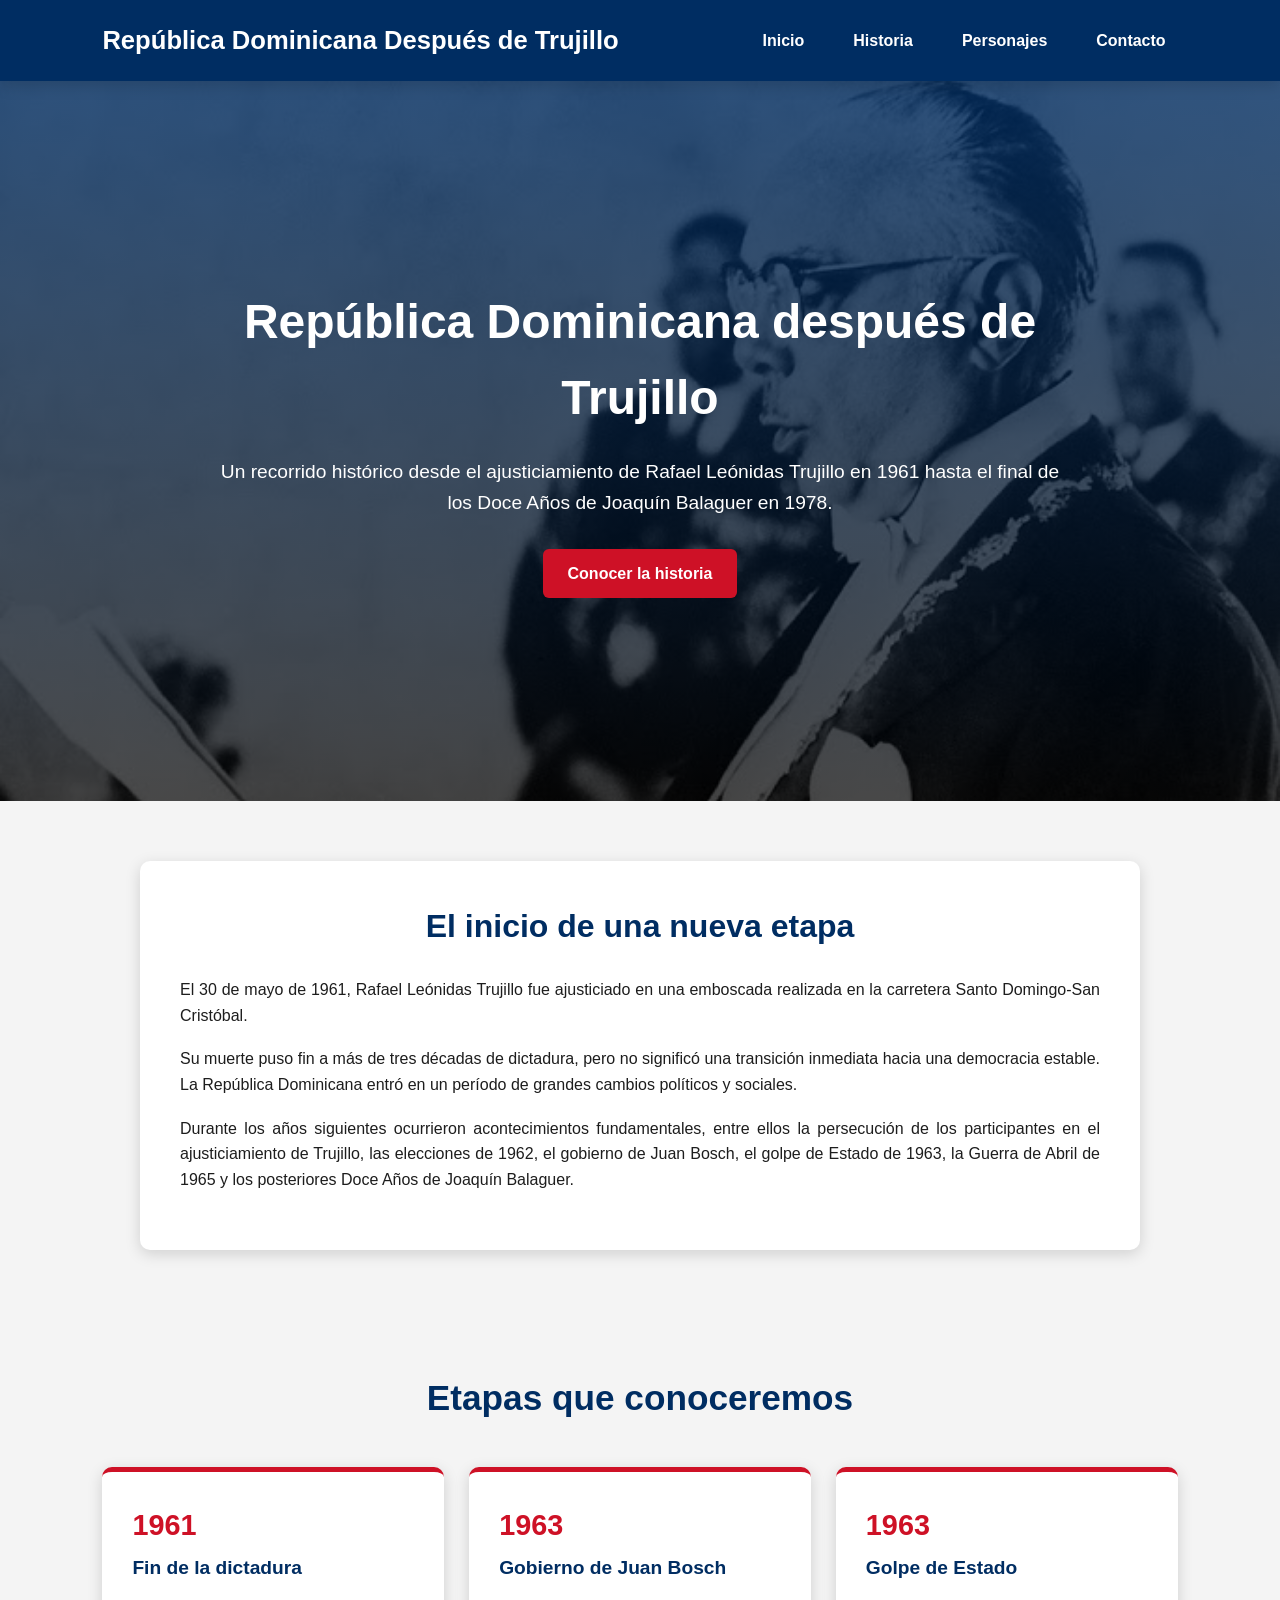
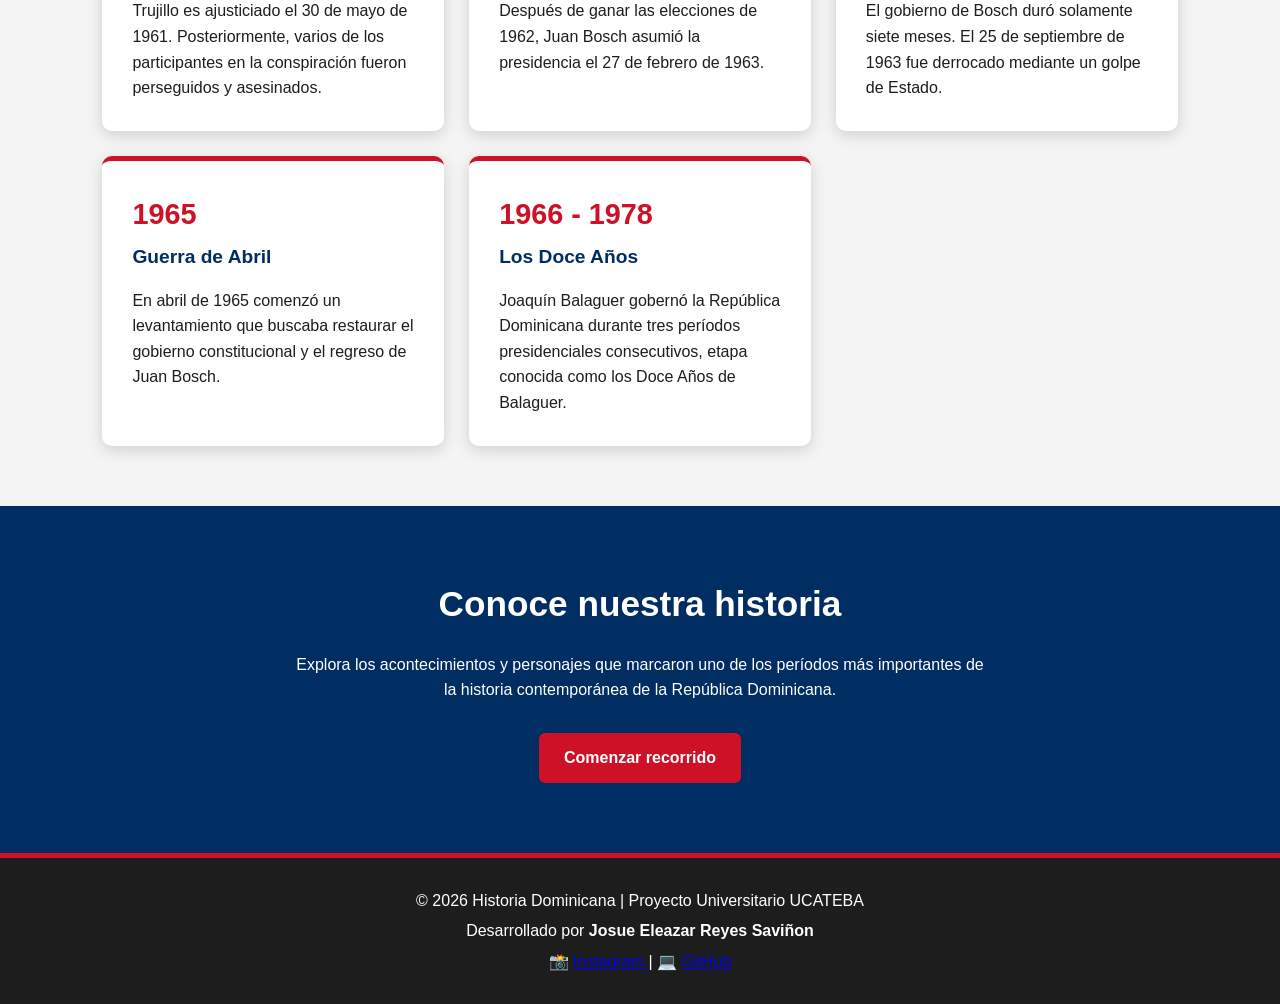
<file: index.html>
<!DOCTYPE html>
<html lang="es">

<head>
    <meta charset="UTF-8">
    <meta name="viewport" content="width=device-width, initial-scale=1.0">

    <meta name="description"
          content="Historia de la República Dominicana después de la muerte de Rafael Leónidas Trujillo, desde 1961 hasta 1978.">

    <title>República Dominicana Después de Trujillo | Inicio</title>

    <link rel="stylesheet" href="CSS/styles.css">
</head>

<body>

    <header>
        <div class="logo">
            <h1>República Dominicana Después de Trujillo</h1>
        </div>

        <nav aria-label="Navegación principal">
            <ul>
                <li><a href="index.html">Inicio</a></li>
                <li><a href="about.html">Historia</a></li>
                <li><a href="catalog.html">Personajes</a></li>
                <li><a href="contact.html">Contacto</a></li>
            </ul>
        </nav>
    </header>


    <main>

        <!-- HERO -->
        <section class="hero">

            <div class="hero-contenido">

                <h2>República Dominicana después de Trujillo</h2>

                <p>
                    Un recorrido histórico desde el ajusticiamiento de
                    Rafael Leónidas Trujillo en 1961 hasta el final de
                    los Doce Años de Joaquín Balaguer en 1978.
                </p>

                <a href="about.html" class="boton">
                    Conocer la historia
                </a>

            </div>

        </section>


        <!-- INTRODUCCIÓN -->
        <section class="introduccion">

            <h2>El inicio de una nueva etapa</h2>

            <article>

                <p>
                    El 30 de mayo de 1961, Rafael Leónidas Trujillo fue
                    ajusticiado en una emboscada realizada en la carretera
                    Santo Domingo-San Cristóbal.
                </p>

                <p>
                    Su muerte puso fin a más de tres décadas de dictadura,
                    pero no significó una transición inmediata hacia una
                    democracia estable. La República Dominicana entró en
                    un período de grandes cambios políticos y sociales.
                </p>

                <p>
                    Durante los años siguientes ocurrieron acontecimientos
                    fundamentales, entre ellos la persecución de los
                    participantes en el ajusticiamiento de Trujillo,
                    las elecciones de 1962, el gobierno de Juan Bosch,
                    el golpe de Estado de 1963, la Guerra de Abril de 1965
                    y los posteriores Doce Años de Joaquín Balaguer.
                </p>

            </article>

        </section>


        <!-- ETAPAS HISTÓRICAS -->
        <section class="etapas">

            <h2>Etapas que conoceremos</h2>

            <div class="tarjetas">

                <article>
                    <h3>1961</h3>
                    <h4>Fin de la dictadura</h4>

                    <p>
                        Trujillo es ajusticiado el 30 de mayo de 1961.
                        Posteriormente, varios de los participantes en
                        la conspiración fueron perseguidos y asesinados.
                    </p>
                </article>


                <article>
                    <h3>1963</h3>
                    <h4>Gobierno de Juan Bosch</h4>

                    <p>
                        Después de ganar las elecciones de 1962,
                        Juan Bosch asumió la presidencia el
                        27 de febrero de 1963.
                    </p>
                </article>


                <article>
                    <h3>1963</h3>
                    <h4>Golpe de Estado</h4>

                    <p>
                        El gobierno de Bosch duró solamente siete meses.
                        El 25 de septiembre de 1963 fue derrocado
                        mediante un golpe de Estado.
                    </p>
                </article>


                <article>
                    <h3>1965</h3>
                    <h4>Guerra de Abril</h4>

                    <p>
                        En abril de 1965 comenzó un levantamiento
                        que buscaba restaurar el gobierno constitucional
                        y el regreso de Juan Bosch.
                    </p>
                </article>


                <article>
                    <h3>1966 - 1978</h3>
                    <h4>Los Doce Años</h4>

                    <p>
                        Joaquín Balaguer gobernó la República Dominicana
                        durante tres períodos presidenciales consecutivos,
                        etapa conocida como los Doce Años de Balaguer.
                    </p>
                </article>

            </div>

        </section>


        <!-- INVITACIÓN -->
        <section class="explorar">

            <h2>Conoce nuestra historia</h2>

            <p>
                Explora los acontecimientos y personajes que marcaron
                uno de los períodos más importantes de la historia
                contemporánea de la República Dominicana.
            </p>

            <a href="about.html" class="boton">
                Comenzar recorrido
            </a>

        </section>

    </main>


    <footer>

         <p>© 2026 Historia Dominicana | Proyecto Universitario UCATEBA</p>

    <p>
        Desarrollado por <strong>Josue Eleazar Reyes Saviñon</strong>
    </p>

    <p>
       📸
        <a href="https://www.instagram.com/joshuakings25?igsh=MWJ4bWNubTRwZXNlbw==" target="_blank">
          Instagram
         </a>
        |
        💻
        <a href="https://github.com/JoshuaKings82" target="_blank">
            GitHub
        </a>
    </p>
    </footer>

</body>

</html>
</file>
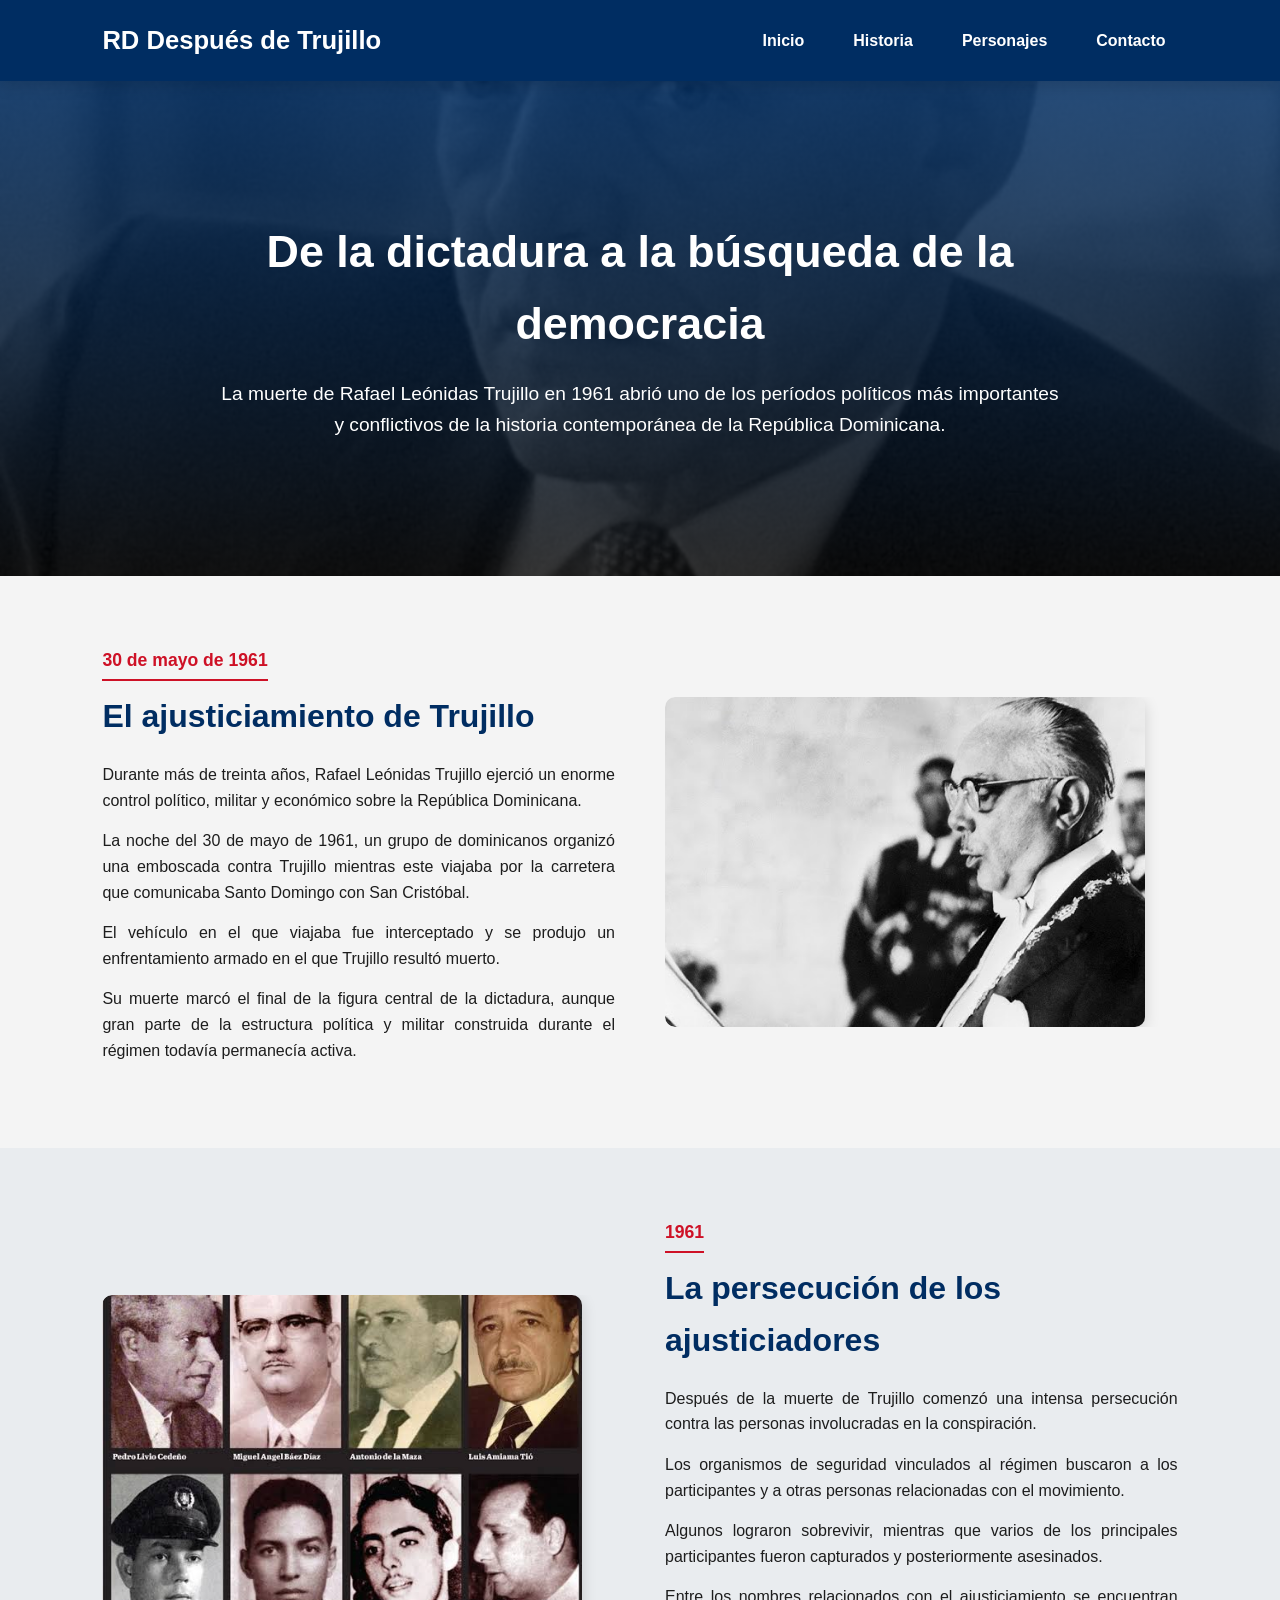
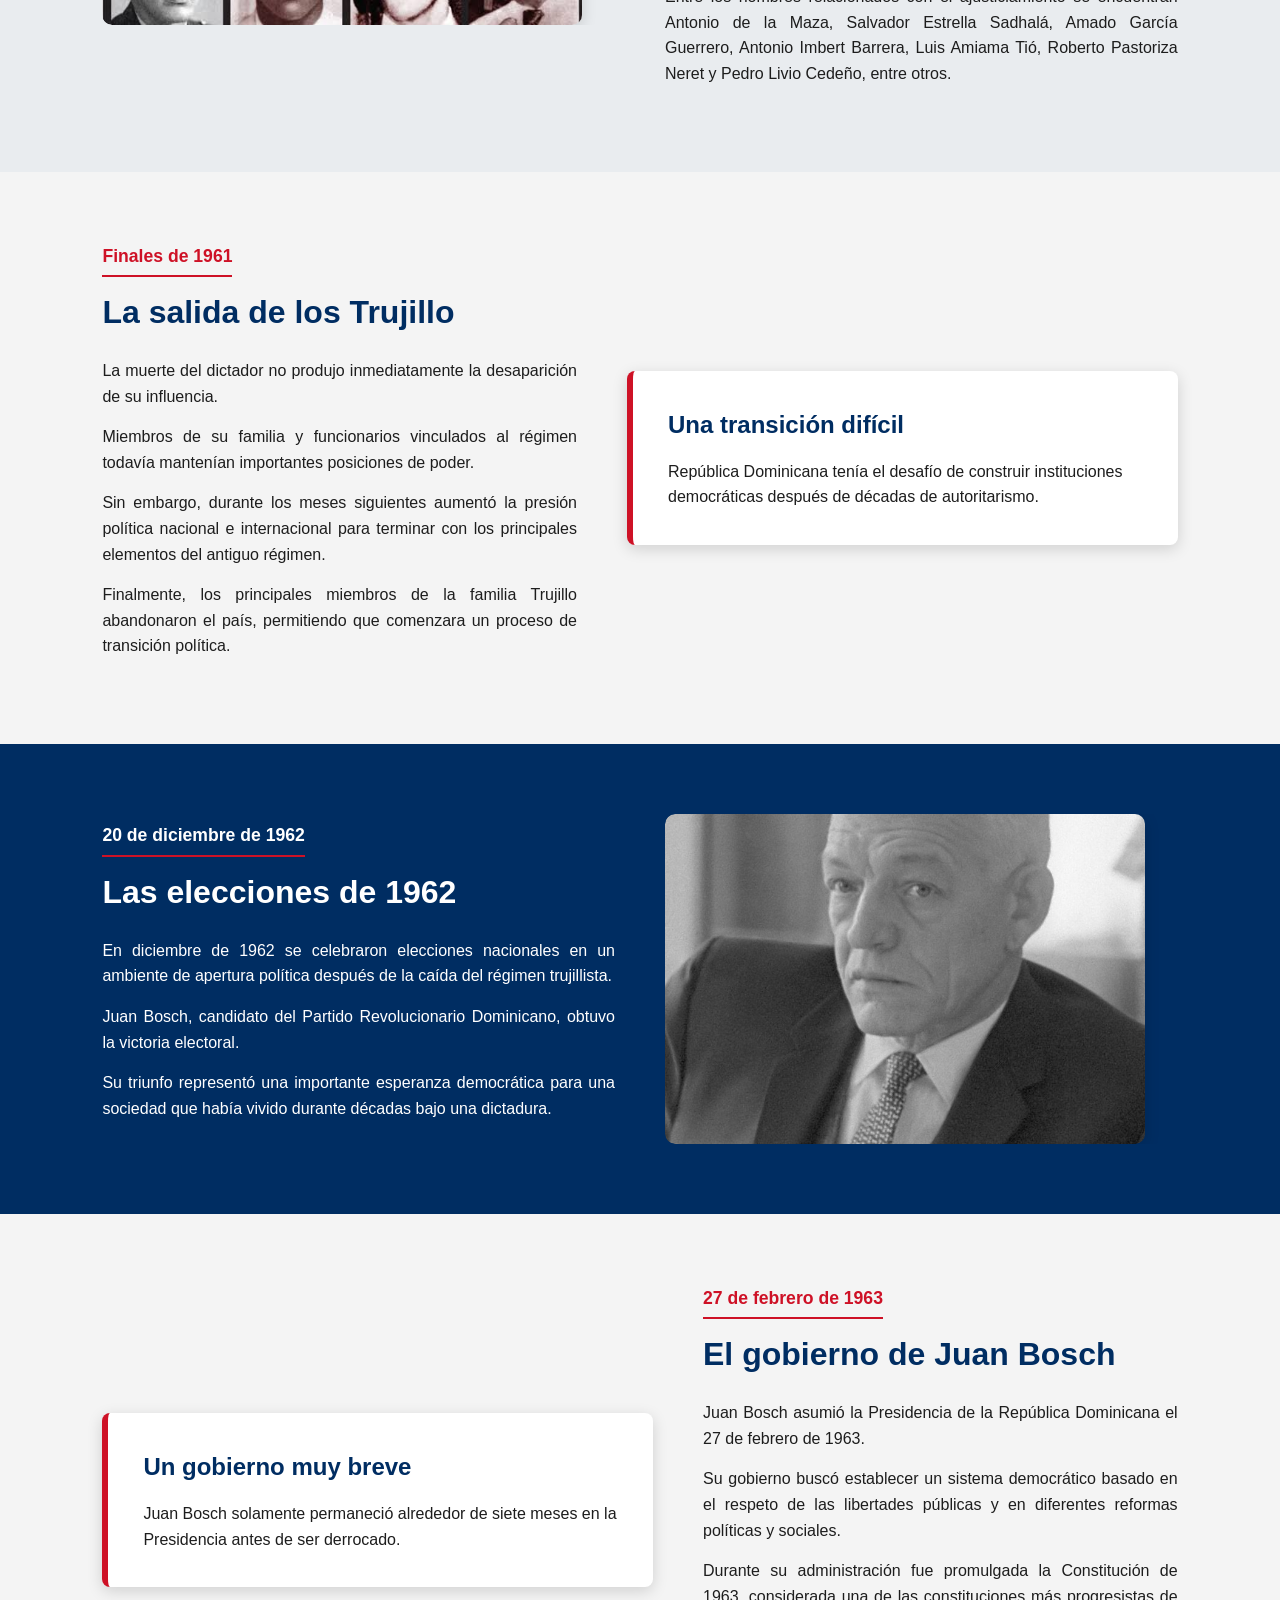
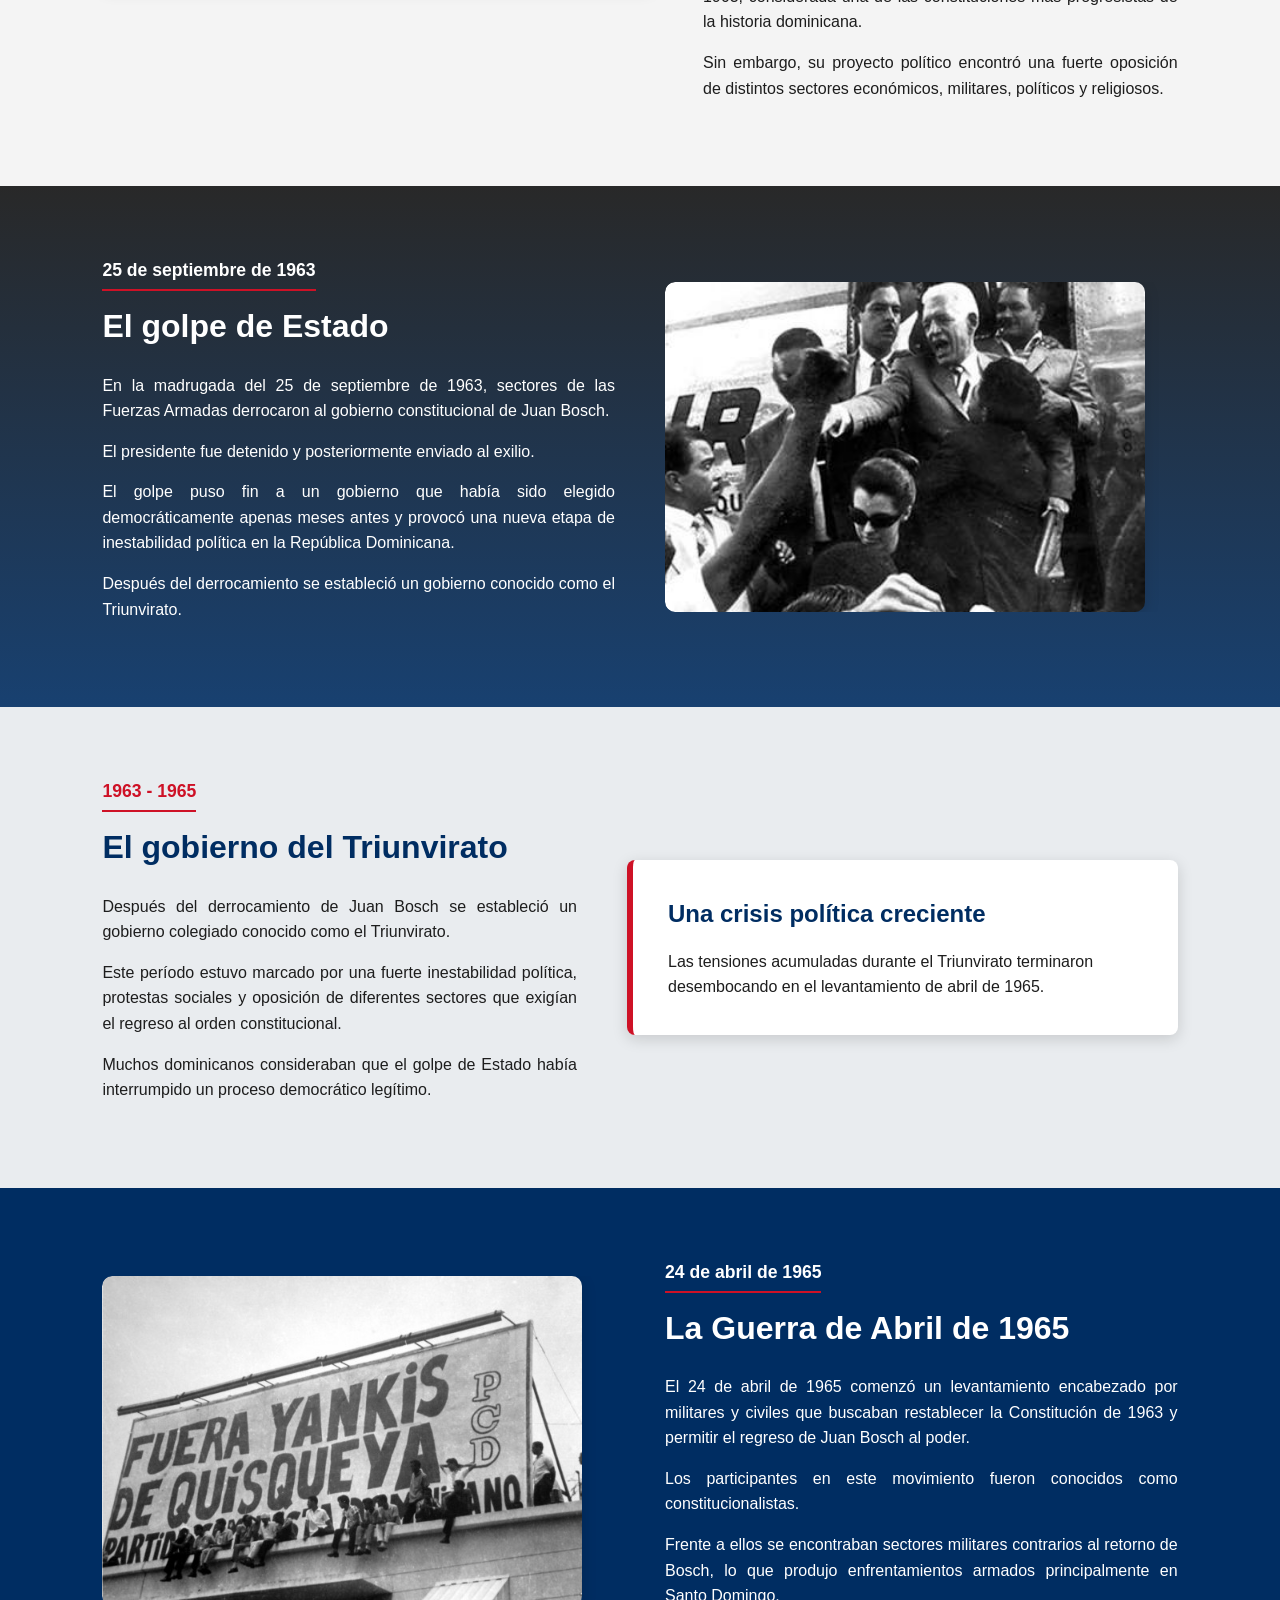
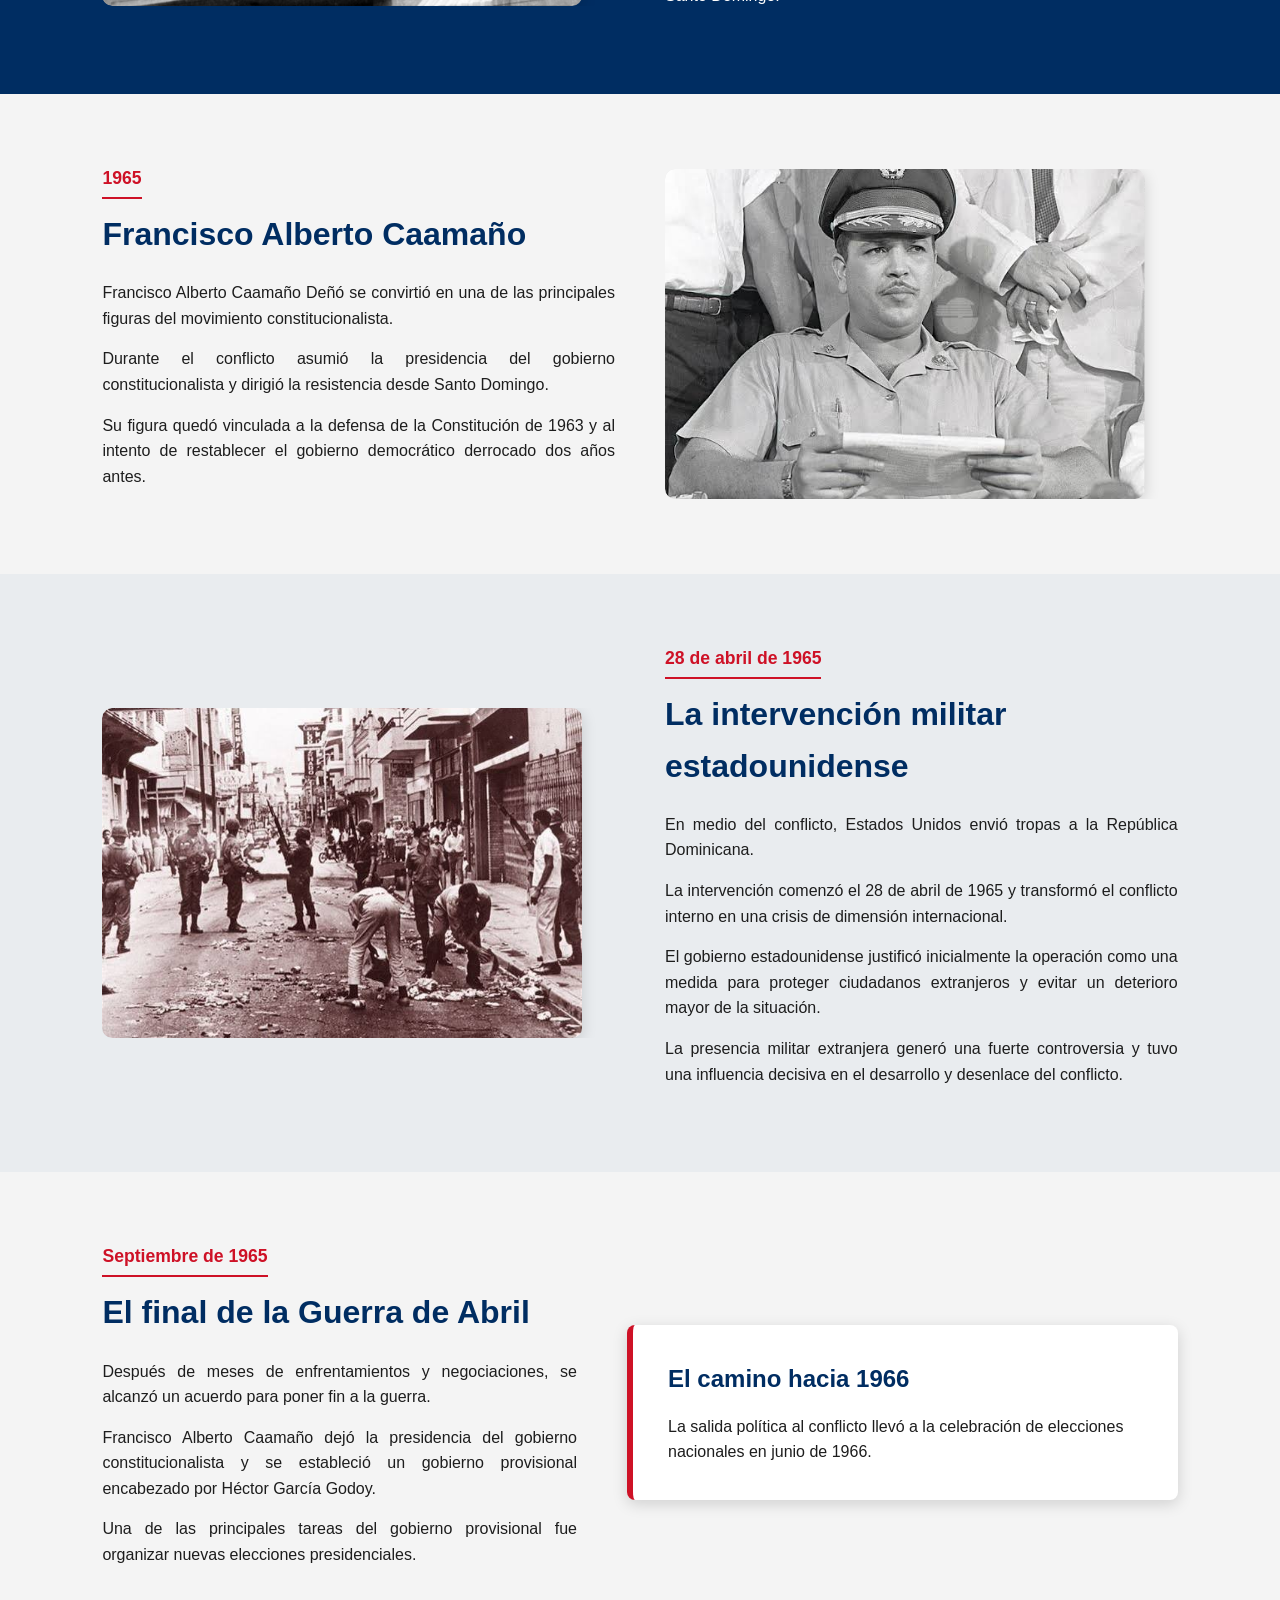
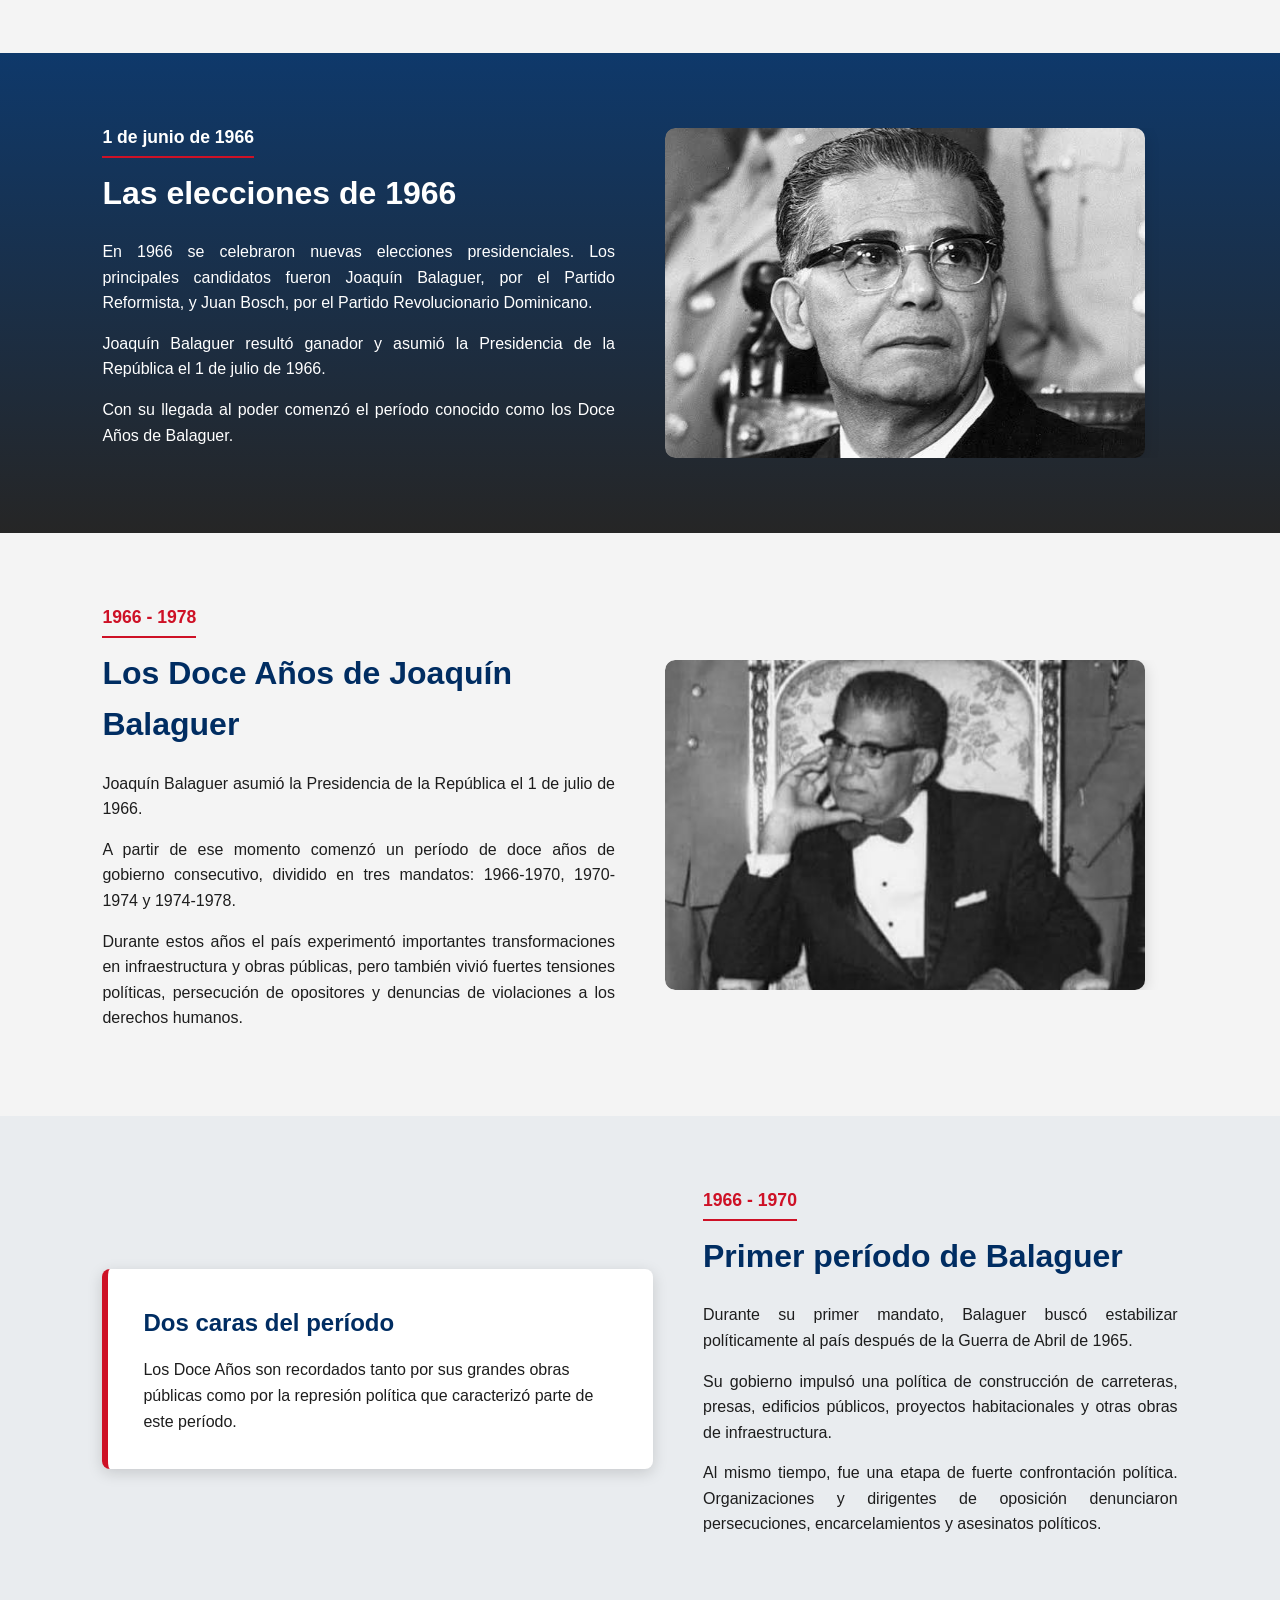
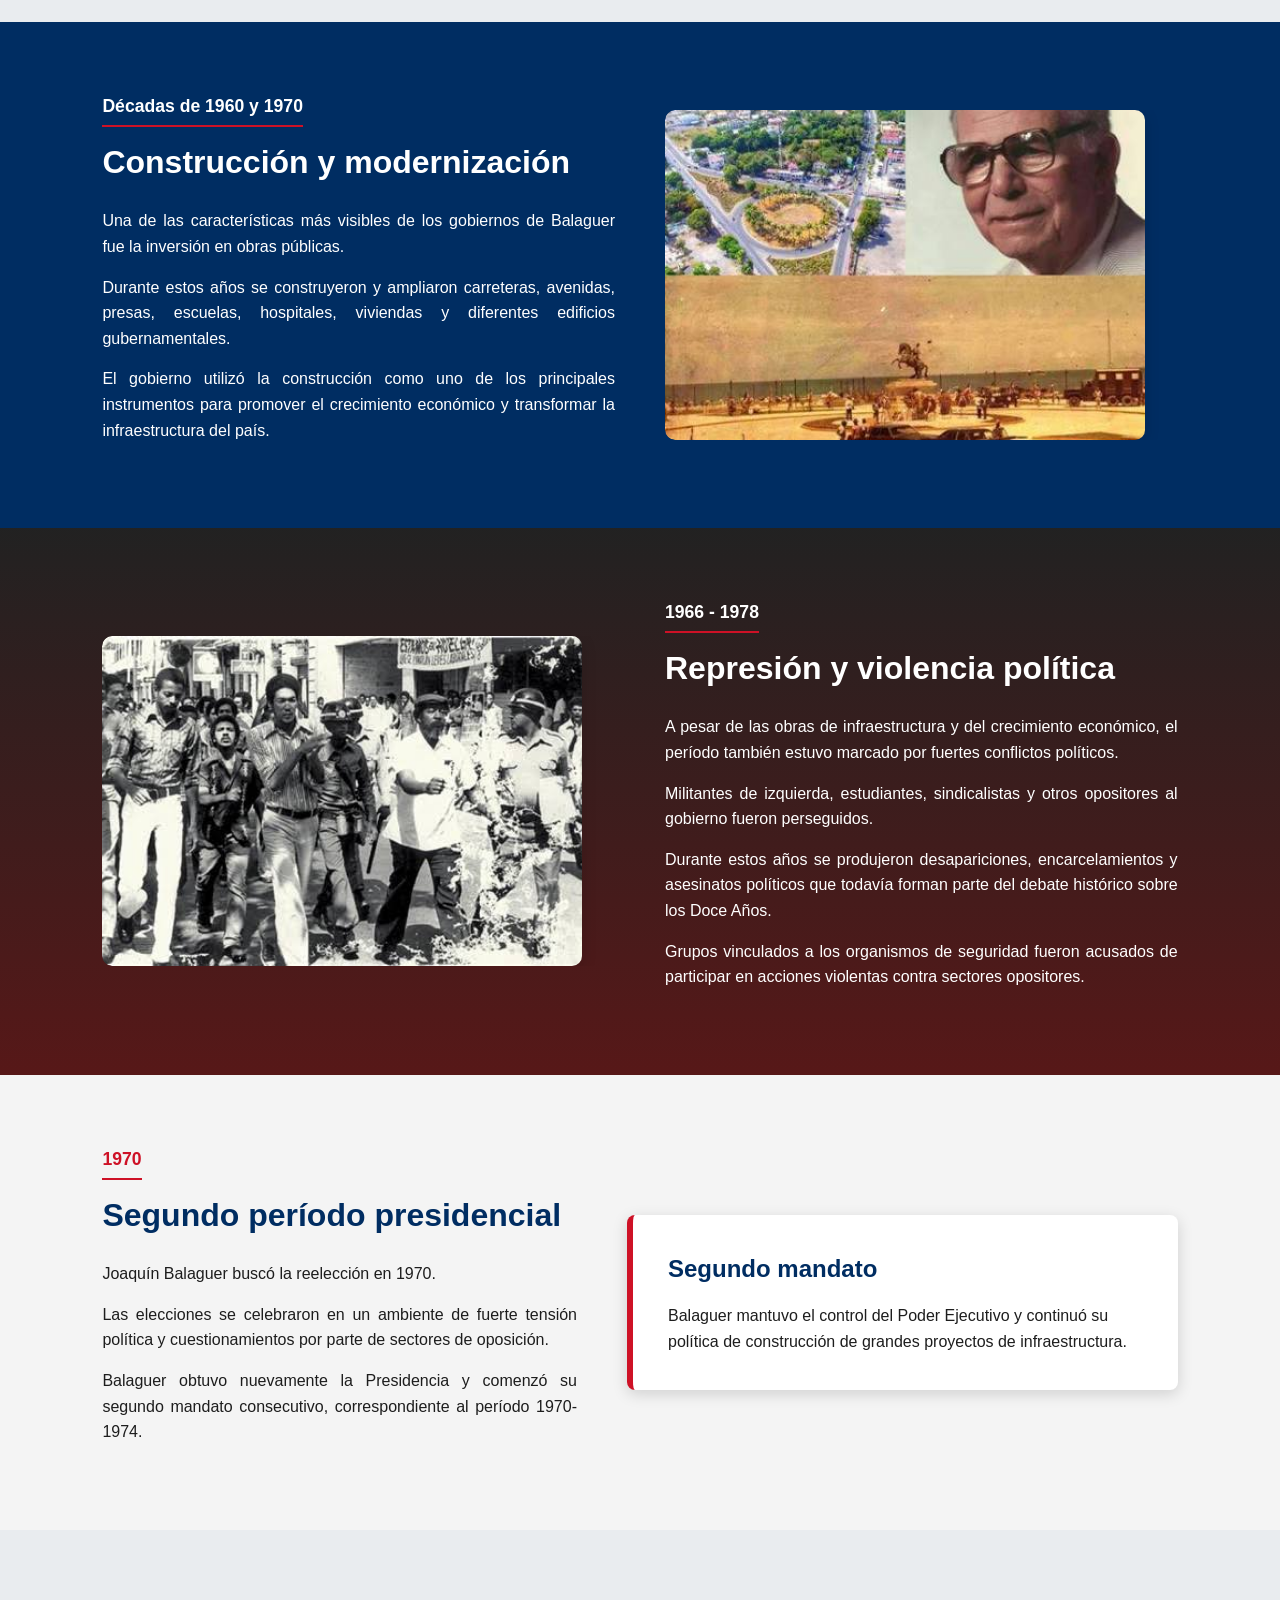
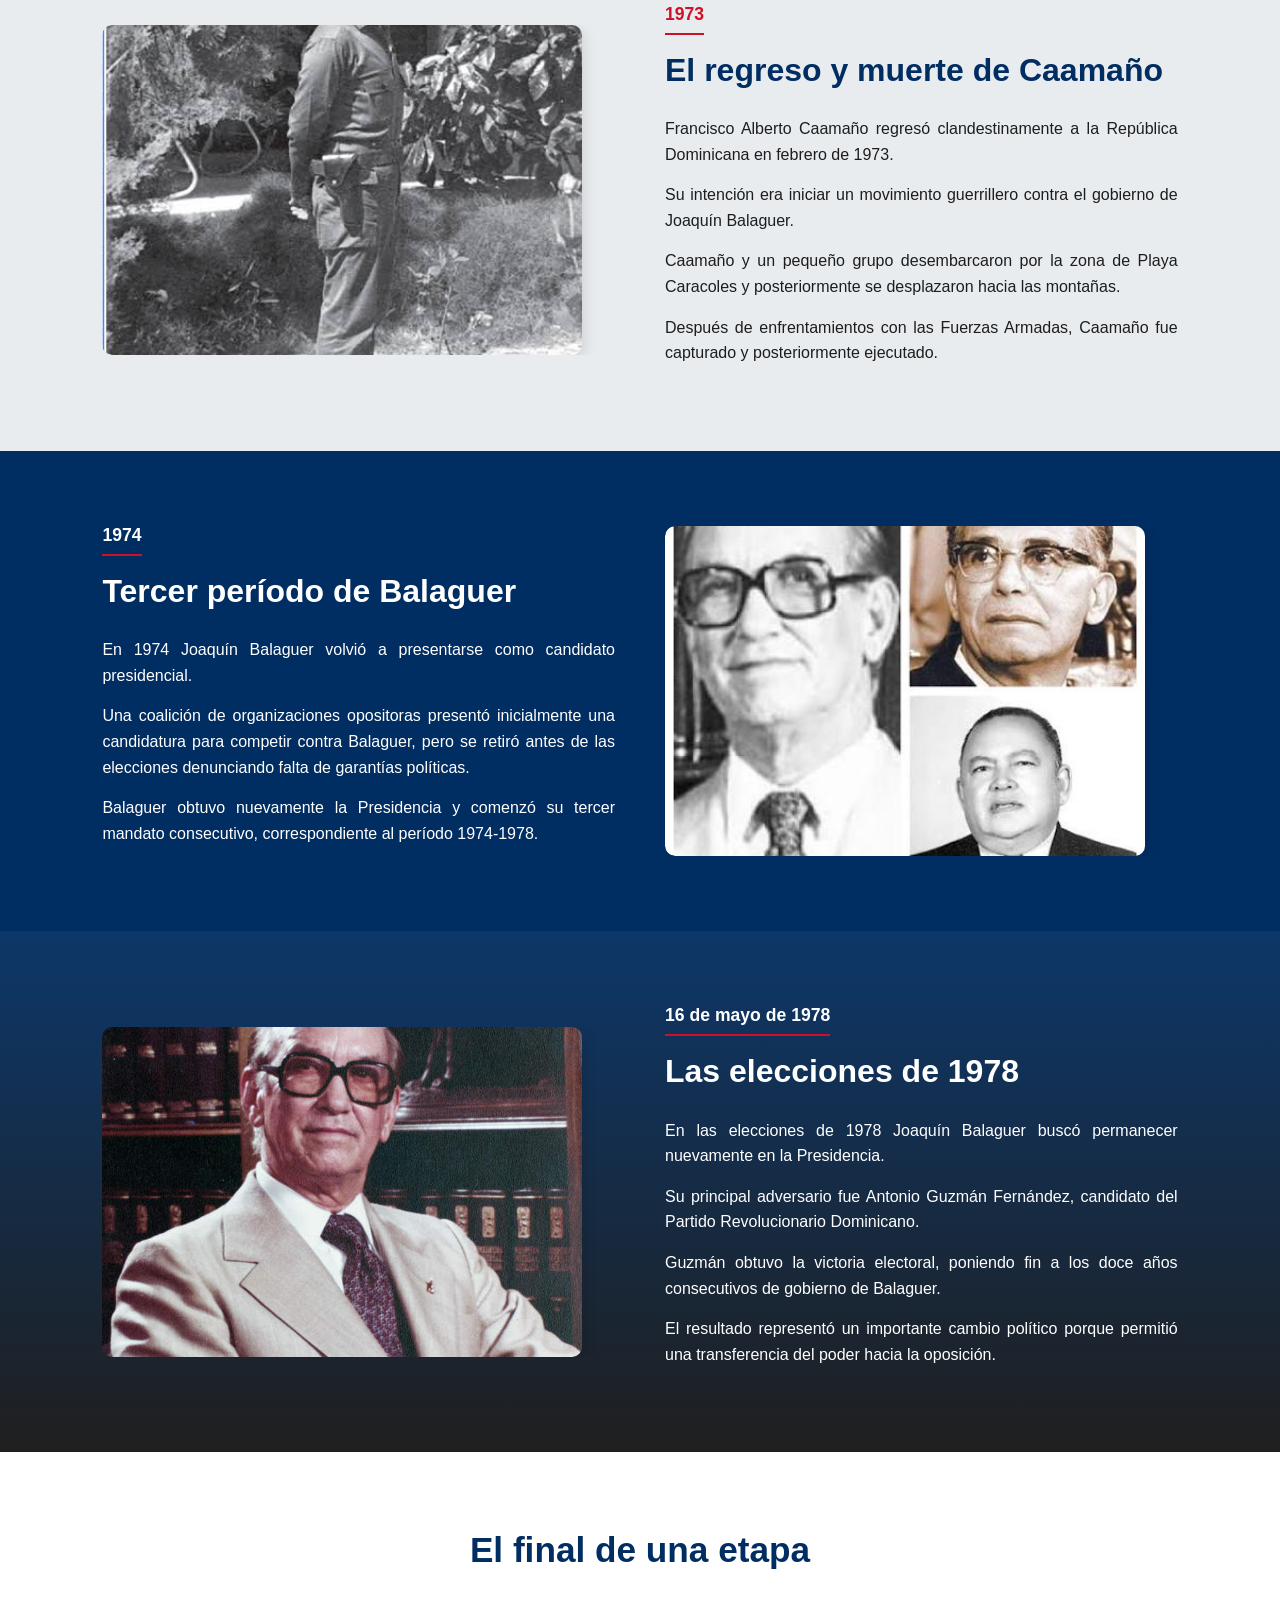
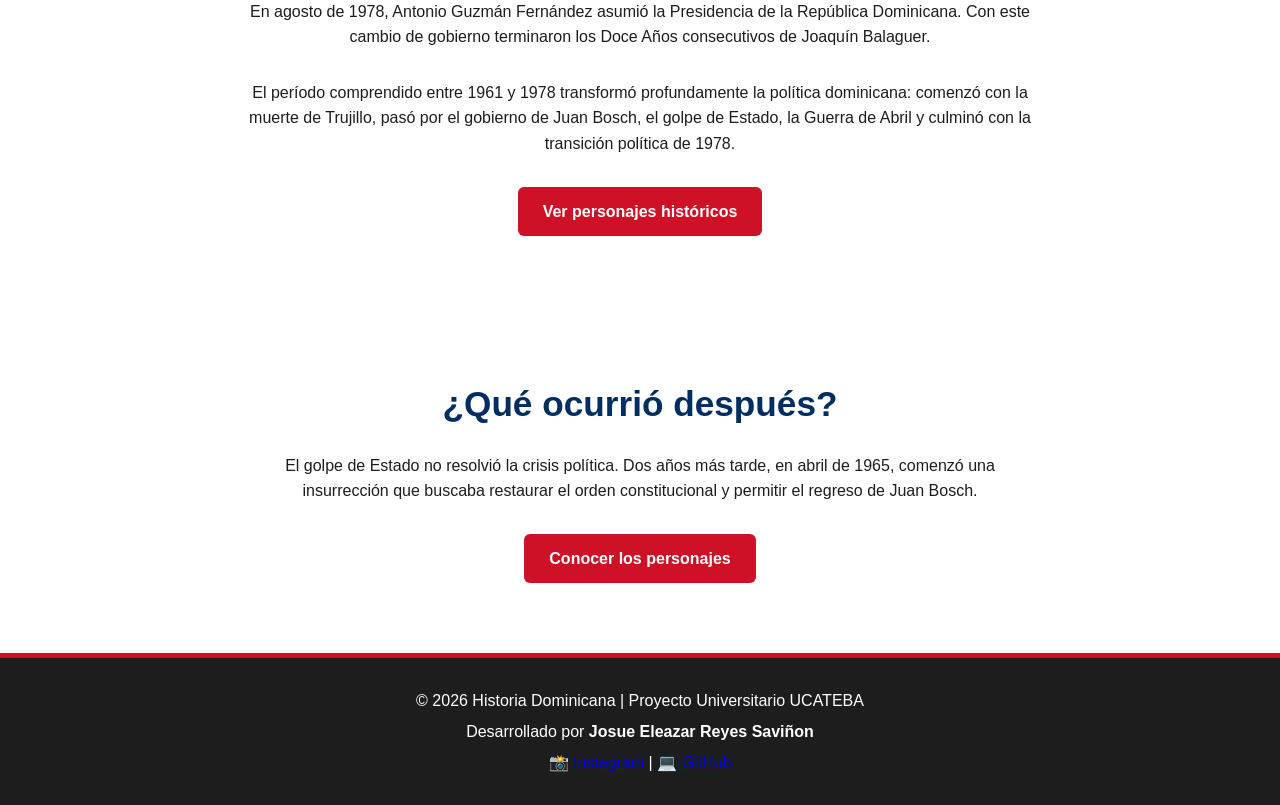
<file: about.html>
<!DOCTYPE html>
<html lang="es">

<head>
    <meta charset="UTF-8">

    <meta name="viewport"
          content="width=device-width, initial-scale=1.0">

    <meta name="description"
          content="Historia de la República Dominicana después de la muerte de Rafael Leónidas Trujillo, incluyendo los ajusticiadores y el gobierno de Juan Bosch.">

    <title>Historia | RD Después de Trujillo</title>

    <link rel="stylesheet" href="CSS/styles.css">
</head>

<body>

    <!-- =========================
         ENCABEZADO
    ========================== -->

    <header>

        <div class="logo">
            <h1>RD Después de Trujillo</h1>
        </div>

        <nav aria-label="Navegación principal">

            <ul>
                <li>
                    <a href="index.html">Inicio</a>
                </li>

                <li>
                    <a href="about.html">Historia</a>
                </li>

                <li>
                    <a href="catalog.html">Personajes</a>
                </li>

                <li>
                    <a href="contact.html">Contacto</a>
                </li>
            </ul>

        </nav>

    </header>


    <main>

        <!-- =========================
             PRESENTACIÓN
        ========================== -->

        <section class="historia-hero">

            <div>

                <h2>
                    De la dictadura a la búsqueda
                    de la democracia
                </h2>

                <p>
                    La muerte de Rafael Leónidas Trujillo en 1961
                    abrió uno de los períodos políticos más
                    importantes y conflictivos de la historia
                    contemporánea de la República Dominicana.
                </p>

            </div>

        </section>


        <!-- =========================
             30 DE MAYO DE 1961
        ========================== -->

        <section class="historia-seccion">

            <article class="historia-articulo">

                <div class="historia-texto">

                    <span class="fecha">30 de mayo de 1961</span>

                    <h2>El ajusticiamiento de Trujillo</h2>

                    <p>
                        Durante más de treinta años, Rafael Leónidas
                        Trujillo ejerció un enorme control político,
                        militar y económico sobre la República
                        Dominicana.
                    </p>

                    <p>
                        La noche del 30 de mayo de 1961, un grupo de
                        dominicanos organizó una emboscada contra
                        Trujillo mientras este viajaba por la carretera
                        que comunicaba Santo Domingo con San Cristóbal.
                    </p>

                    <p>
                        El vehículo en el que viajaba fue interceptado
                        y se produjo un enfrentamiento armado en el
                        que Trujillo resultó muerto.
                    </p>

                    <p>
                        Su muerte marcó el final de la figura central
                        de la dictadura, aunque gran parte de la
                        estructura política y militar construida
                        durante el régimen todavía permanecía activa.
                    </p>

                </div>


                <div class="historia-imagen">

                    <img src="images/trujillo.jpg"
                         alt="Rafael Leónidas Trujillo">

                </div>

            </article>

        </section>


        <!-- =========================
             AJUSTICIADORES
        ========================== -->

        <section class="historia-seccion fondo-gris">

            <article class="historia-articulo reversa">

                <div class="historia-texto">

                    <span class="fecha">1961</span>

                    <h2>
                        La persecución de los ajusticiadores
                    </h2>

                    <p>
                        Después de la muerte de Trujillo comenzó una
                        intensa persecución contra las personas
                        involucradas en la conspiración.
                    </p>

                    <p>
                        Los organismos de seguridad vinculados al
                        régimen buscaron a los participantes y a otras
                        personas relacionadas con el movimiento.
                    </p>

                    <p>
                        Algunos lograron sobrevivir, mientras que
                        varios de los principales participantes fueron
                        capturados y posteriormente asesinados.
                    </p>

                    <p>
                        Entre los nombres relacionados con el
                        ajusticiamiento se encuentran Antonio de la
                        Maza, Salvador Estrella Sadhalá, Amado García
                        Guerrero, Antonio Imbert Barrera, Luis Amiama
                        Tió, Roberto Pastoriza Neret y Pedro Livio
                        Cedeño, entre otros.
                    </p>

                </div>


                <div class="historia-imagen">

                    <img src="images/ajusticiadores.jpg"
                         alt="Participantes en el ajusticiamiento de Trujillo">

                </div>

            </article>

        </section>


        <!-- =========================
             FIN DE LA FAMILIA TRUJILLO
        ========================== -->

        <section class="historia-seccion">

            <article class="historia-articulo">

                <div class="historia-texto">

                    <span class="fecha">Finales de 1961</span>

                    <h2>La salida de los Trujillo</h2>

                    <p>
                        La muerte del dictador no produjo inmediatamente
                        la desaparición de su influencia.
                    </p>

                    <p>
                        Miembros de su familia y funcionarios vinculados
                        al régimen todavía mantenían importantes
                        posiciones de poder.
                    </p>

                    <p>
                        Sin embargo, durante los meses siguientes aumentó
                        la presión política nacional e internacional
                        para terminar con los principales elementos
                        del antiguo régimen.
                    </p>

                    <p>
                        Finalmente, los principales miembros de la
                        familia Trujillo abandonaron el país,
                        permitiendo que comenzara un proceso de
                        transición política.
                    </p>

                </div>


                <div class="historia-destacado">

                    <h3>Una transición difícil</h3>

                    <p>
                        República Dominicana tenía el desafío de
                        construir instituciones democráticas después
                        de décadas de autoritarismo.
                    </p>

                </div>

            </article>

        </section>


        <!-- =========================
             ELECCIONES 1962
        ========================== -->

        <section class="historia-seccion fondo-azul">

            <article class="historia-articulo">

                <div class="historia-texto texto-blanco">

                    <span class="fecha fecha-clara">
                        20 de diciembre de 1962
                    </span>

                    <h2>Las elecciones de 1962</h2>

                    <p>
                        En diciembre de 1962 se celebraron elecciones
                        nacionales en un ambiente de apertura política
                        después de la caída del régimen trujillista.
                    </p>

                    <p>
                        Juan Bosch, candidato del Partido Revolucionario
                        Dominicano, obtuvo la victoria electoral.
                    </p>

                    <p>
                        Su triunfo representó una importante esperanza
                        democrática para una sociedad que había vivido
                        durante décadas bajo una dictadura.
                    </p>

                </div>


                <div class="historia-imagen">

                    <img src="images/juan-bosch.jpg"
                         alt="Juan Bosch">

                </div>

            </article>

        </section>


        <!-- =========================
             GOBIERNO DE BOSCH
        ========================== -->

        <section class="historia-seccion">

            <article class="historia-articulo reversa">

                <div class="historia-texto">

                    <span class="fecha">
                        27 de febrero de 1963
                    </span>

                    <h2>El gobierno de Juan Bosch</h2>

                    <p>
                        Juan Bosch asumió la Presidencia de la
                        República Dominicana el 27 de febrero de 1963.
                    </p>

                    <p>
                        Su gobierno buscó establecer un sistema
                        democrático basado en el respeto de las
                        libertades públicas y en diferentes reformas
                        políticas y sociales.
                    </p>

                    <p>
                        Durante su administración fue promulgada la
                        Constitución de 1963, considerada una de las
                        constituciones más progresistas de la historia
                        dominicana.
                    </p>

                    <p>
                        Sin embargo, su proyecto político encontró
                        una fuerte oposición de distintos sectores
                        económicos, militares, políticos y religiosos.
                    </p>

                </div>


                <div class="historia-destacado">

                    <h3>Un gobierno muy breve</h3>

                    <p>
                        Juan Bosch solamente permaneció alrededor de
                        siete meses en la Presidencia antes de ser
                        derrocado.
                    </p>

                </div>

            </article>

        </section>


        <!-- =========================
             GOLPE DE ESTADO
        ========================== -->

        <section class="historia-seccion golpe">

            <article class="historia-articulo">

                <div class="historia-texto texto-blanco">

                    <span class="fecha fecha-clara">
                        25 de septiembre de 1963
                    </span>

                    <h2>El golpe de Estado</h2>

                    <p>
                        En la madrugada del 25 de septiembre de 1963,
                        sectores de las Fuerzas Armadas derrocaron al
                        gobierno constitucional de Juan Bosch.
                    </p>

                    <p>
                        El presidente fue detenido y posteriormente
                        enviado al exilio.
                    </p>

                    <p>
                        El golpe puso fin a un gobierno que había sido
                        elegido democráticamente apenas meses antes y
                        provocó una nueva etapa de inestabilidad
                        política en la República Dominicana.
                    </p>

                    <p>
                        Después del derrocamiento se estableció un
                        gobierno conocido como el Triunvirato.
                    </p>

                </div>


                <div class="historia-imagen">

                    <img src="images/golpe-bosch.jpg"
                         alt="Juan Bosch durante los acontecimientos de 1963">

                </div>

            </article>

        </section>
<!-- =========================
     EL TRIUNVIRATO
========================= -->

<section class="historia-seccion fondo-gris">

    <article class="historia-articulo">

        <div class="historia-texto">

            <span class="fecha">1963 - 1965</span>

            <h2>El gobierno del Triunvirato</h2>

            <p>
                Después del derrocamiento de Juan Bosch se estableció
                un gobierno colegiado conocido como el Triunvirato.
            </p>

            <p>
                Este período estuvo marcado por una fuerte inestabilidad
                política, protestas sociales y oposición de diferentes
                sectores que exigían el regreso al orden constitucional.
            </p>

            <p>
                Muchos dominicanos consideraban que el golpe de Estado
                había interrumpido un proceso democrático legítimo.
            </p>

        </div>

        <div class="historia-destacado">

            <h3>Una crisis política creciente</h3>

            <p>
                Las tensiones acumuladas durante el Triunvirato
                terminaron desembocando en el levantamiento de
                abril de 1965.
            </p>

        </div>

    </article>

</section>


<!-- =========================
     GUERRA DE ABRIL
========================= -->

<section class="historia-seccion fondo-azul">

    <article class="historia-articulo reversa">

        <div class="historia-texto texto-blanco">

            <span class="fecha fecha-clara">
                24 de abril de 1965
            </span>

            <h2>La Guerra de Abril de 1965</h2>

            <p>
                El 24 de abril de 1965 comenzó un levantamiento
                encabezado por militares y civiles que buscaban
                restablecer la Constitución de 1963 y permitir
                el regreso de Juan Bosch al poder.
            </p>

            <p>
                Los participantes en este movimiento fueron conocidos
                como constitucionalistas.
            </p>

            <p>
                Frente a ellos se encontraban sectores militares
                contrarios al retorno de Bosch, lo que produjo
                enfrentamientos armados principalmente en Santo Domingo.
            </p>

        </div>

        <div class="historia-imagen">

            <img src="images/guerra-abril.jpg"
                 alt="Guerra de Abril de 1965 en República Dominicana">

        </div>

    </article>

</section>


<!-- =========================
     CAAMAÑO
========================= -->

<section class="historia-seccion">

    <article class="historia-articulo">

        <div class="historia-texto">

            <span class="fecha">1965</span>

            <h2>Francisco Alberto Caamaño</h2>

            <p>
                Francisco Alberto Caamaño Deñó se convirtió en una de
                las principales figuras del movimiento constitucionalista.
            </p>

            <p>
                Durante el conflicto asumió la presidencia del gobierno
                constitucionalista y dirigió la resistencia desde
                Santo Domingo.
            </p>

            <p>
                Su figura quedó vinculada a la defensa de la Constitución
                de 1963 y al intento de restablecer el gobierno
                democrático derrocado dos años antes.
            </p>

        </div>

        <div class="historia-imagen">

            <img src="images/caamaño.jpg"
                 alt="Francisco Alberto Caamaño Deñó">

        </div>

    </article>

</section>


<!-- =========================
     INTERVENCIÓN ESTADOUNIDENSE
========================= -->

<section class="historia-seccion fondo-gris">

    <article class="historia-articulo reversa">

        <div class="historia-texto">

            <span class="fecha">28 de abril de 1965</span>

            <h2>La intervención militar estadounidense</h2>

            <p>
                En medio del conflicto, Estados Unidos envió tropas
                a la República Dominicana.
            </p>

            <p>
                La intervención comenzó el 28 de abril de 1965 y
                transformó el conflicto interno en una crisis de
                dimensión internacional.
            </p>

            <p>
                El gobierno estadounidense justificó inicialmente la
                operación como una medida para proteger ciudadanos
                extranjeros y evitar un deterioro mayor de la situación.
            </p>

            <p>
                La presencia militar extranjera generó una fuerte
                controversia y tuvo una influencia decisiva en el
                desarrollo y desenlace del conflicto.
            </p>

        </div>

        <div class="historia-imagen">

            <img src="images/intervencion-1965.jpg"
                 alt="Intervención militar estadounidense en República Dominicana en 1965">

        </div>

    </article>

</section>


<!-- =========================
     FIN DEL CONFLICTO
========================= -->

<section class="historia-seccion">

    <article class="historia-articulo">

        <div class="historia-texto">

            <span class="fecha">Septiembre de 1965</span>

            <h2>El final de la Guerra de Abril</h2>

            <p>
                Después de meses de enfrentamientos y negociaciones,
                se alcanzó un acuerdo para poner fin a la guerra.
            </p>

            <p>
                Francisco Alberto Caamaño dejó la presidencia del
                gobierno constitucionalista y se estableció un
                gobierno provisional encabezado por Héctor García Godoy.
            </p>

            <p>
                Una de las principales tareas del gobierno provisional
                fue organizar nuevas elecciones presidenciales.
            </p>

        </div>

        <div class="historia-destacado">

            <h3>El camino hacia 1966</h3>

            <p>
                La salida política al conflicto llevó a la celebración
                de elecciones nacionales en junio de 1966.
            </p>

        </div>

    </article>

</section>


<!-- =========================
     ELECCIONES DE 1966
========================= -->

<section class="historia-seccion elecciones-1966">

    <article class="historia-articulo">

        <div class="historia-texto texto-blanco">

            <span class="fecha fecha-clara">
                1 de junio de 1966
            </span>

            <h2>Las elecciones de 1966</h2>

            <p>
                En 1966 se celebraron nuevas elecciones presidenciales.
                Los principales candidatos fueron Joaquín Balaguer,
                por el Partido Reformista, y Juan Bosch, por el
                Partido Revolucionario Dominicano.
            </p>

            <p>
                Joaquín Balaguer resultó ganador y asumió la
                Presidencia de la República el 1 de julio de 1966.
            </p>

            <p>
                Con su llegada al poder comenzó el período conocido
                como los Doce Años de Balaguer.
            </p>

        </div>

        <div class="historia-imagen">

            <img src="images/balaguer.jpg"
                 alt="Joaquín Balaguer">

        </div>

    </article>

</section>
<!-- =========================
     LOS DOCE AÑOS
========================= -->

<section class="historia-seccion">

    <article class="historia-articulo">

        <div class="historia-texto">

            <span class="fecha">1966 - 1978</span>

            <h2>Los Doce Años de Joaquín Balaguer</h2>

            <p>
                Joaquín Balaguer asumió la Presidencia de la República
                el 1 de julio de 1966.
            </p>

            <p>
                A partir de ese momento comenzó un período de doce años
                de gobierno consecutivo, dividido en tres mandatos:
                1966-1970, 1970-1974 y 1974-1978.
            </p>

            <p>
                Durante estos años el país experimentó importantes
                transformaciones en infraestructura y obras públicas,
                pero también vivió fuertes tensiones políticas,
                persecución de opositores y denuncias de violaciones
                a los derechos humanos.
            </p>

        </div>

        <div class="historia-imagen">

            <img src="images/balaguergobernando.jpg"
                 alt="Joaquín Balaguer durante su período de gobierno">

        </div>

    </article>

</section>


<!-- =========================
     PRIMER PERÍODO
========================= -->

<section class="historia-seccion fondo-gris">

    <article class="historia-articulo reversa">

        <div class="historia-texto">

            <span class="fecha">1966 - 1970</span>

            <h2>Primer período de Balaguer</h2>

            <p>
                Durante su primer mandato, Balaguer buscó estabilizar
                políticamente al país después de la Guerra de Abril
                de 1965.
            </p>

            <p>
                Su gobierno impulsó una política de construcción
                de carreteras, presas, edificios públicos,
                proyectos habitacionales y otras obras de infraestructura.
            </p>

            <p>
                Al mismo tiempo, fue una etapa de fuerte confrontación
                política. Organizaciones y dirigentes de oposición
                denunciaron persecuciones, encarcelamientos y asesinatos
                políticos.
            </p>

        </div>

        <div class="historia-destacado">

            <h3>Dos caras del período</h3>

            <p>
                Los Doce Años son recordados tanto por sus grandes
                obras públicas como por la represión política
                que caracterizó parte de este período.
            </p>

        </div>

    </article>

</section>


<!-- =========================
     OBRAS PÚBLICAS
========================= -->

<section class="historia-seccion fondo-azul">

    <article class="historia-articulo">

        <div class="historia-texto texto-blanco">

            <span class="fecha fecha-clara">
                Décadas de 1960 y 1970
            </span>

            <h2>Construcción y modernización</h2>

            <p>
                Una de las características más visibles de los gobiernos
                de Balaguer fue la inversión en obras públicas.
            </p>

            <p>
                Durante estos años se construyeron y ampliaron
                carreteras, avenidas, presas, escuelas, hospitales,
                viviendas y diferentes edificios gubernamentales.
            </p>

            <p>
                El gobierno utilizó la construcción como uno de los
                principales instrumentos para promover el crecimiento
                económico y transformar la infraestructura del país.
            </p>

        </div>

        <div class="historia-imagen">

            <img src="images/obras-balaguer.jpg"
                 alt="Obras públicas realizadas durante los gobiernos de Joaquín Balaguer">

        </div>

    </article>

</section>


<!-- =========================
     REPRESIÓN POLÍTICA
========================= -->

<section class="historia-seccion represion">

    <article class="historia-articulo reversa">

        <div class="historia-texto texto-blanco">

            <span class="fecha fecha-clara">
                1966 - 1978
            </span>

            <h2>Represión y violencia política</h2>

            <p>
                A pesar de las obras de infraestructura y del crecimiento
                económico, el período también estuvo marcado por
                fuertes conflictos políticos.
            </p>

            <p>
                Militantes de izquierda, estudiantes, sindicalistas
                y otros opositores al gobierno fueron perseguidos.
            </p>

            <p>
                Durante estos años se produjeron desapariciones,
                encarcelamientos y asesinatos políticos que todavía
                forman parte del debate histórico sobre los
                Doce Años.
            </p>

            <p>
                Grupos vinculados a los organismos de seguridad fueron
                acusados de participar en acciones violentas contra
                sectores opositores.
            </p>

        </div>

        <div class="historia-imagen">

            <img src="images/protestas-balaguer.jpg"
                 alt="Manifestaciones políticas durante los Doce Años de Balaguer">

        </div>

    </article>

</section>


<!-- =========================
     ELECCIONES 1970
========================= -->

<section class="historia-seccion">

    <article class="historia-articulo">

        <div class="historia-texto">

            <span class="fecha">1970</span>

            <h2>Segundo período presidencial</h2>

            <p>
                Joaquín Balaguer buscó la reelección en 1970.
            </p>

            <p>
                Las elecciones se celebraron en un ambiente de fuerte
                tensión política y cuestionamientos por parte de
                sectores de oposición.
            </p>

            <p>
                Balaguer obtuvo nuevamente la Presidencia y comenzó
                su segundo mandato consecutivo, correspondiente
                al período 1970-1974.
            </p>

        </div>

        <div class="historia-destacado">

            <h3>Segundo mandato</h3>

            <p>
                Balaguer mantuvo el control del Poder Ejecutivo
                y continuó su política de construcción de grandes
                proyectos de infraestructura.
            </p>

        </div>

    </article>

</section>


<!-- =========================
     CAAMAÑO 1973
========================= -->

<section class="historia-seccion fondo-gris">

    <article class="historia-articulo reversa">

        <div class="historia-texto">

            <span class="fecha">1973</span>

            <h2>El regreso y muerte de Caamaño</h2>

            <p>
                Francisco Alberto Caamaño regresó clandestinamente
                a la República Dominicana en febrero de 1973.
            </p>

            <p>
                Su intención era iniciar un movimiento guerrillero
                contra el gobierno de Joaquín Balaguer.
            </p>

            <p>
                Caamaño y un pequeño grupo desembarcaron por la zona
                de Playa Caracoles y posteriormente se desplazaron
                hacia las montañas.
            </p>

            <p>
                Después de enfrentamientos con las Fuerzas Armadas,
                Caamaño fue capturado y posteriormente ejecutado.
            </p>

        </div>

        <div class="historia-imagen">

            <img src="images/caamaño-1973.jpg"
                 alt="Francisco Alberto Caamaño en 1973">

        </div>

    </article>

</section>


<!-- =========================
     ELECCIONES 1974
========================= -->

<section class="historia-seccion fondo-azul">

    <article class="historia-articulo">

        <div class="historia-texto texto-blanco">

            <span class="fecha fecha-clara">
                1974
            </span>

            <h2>Tercer período de Balaguer</h2>

            <p>
                En 1974 Joaquín Balaguer volvió a presentarse
                como candidato presidencial.
            </p>

            <p>
                Una coalición de organizaciones opositoras presentó
                inicialmente una candidatura para competir contra
                Balaguer, pero se retiró antes de las elecciones
                denunciando falta de garantías políticas.
            </p>

            <p>
                Balaguer obtuvo nuevamente la Presidencia y comenzó
                su tercer mandato consecutivo, correspondiente
                al período 1974-1978.
            </p>

        </div>

        <div class="historia-imagen">

            <img src="images/elecciones-1974.jpg"
                 alt="Elecciones dominicanas de 1974">

        </div>

    </article>

</section>


<!-- =========================
     ELECCIONES 1978
========================= -->

<section class="historia-seccion elecciones-final">

    <article class="historia-articulo reversa">

        <div class="historia-texto texto-blanco">

            <span class="fecha fecha-clara">
                16 de mayo de 1978
            </span>

            <h2>Las elecciones de 1978</h2>

            <p>
                En las elecciones de 1978 Joaquín Balaguer buscó
                permanecer nuevamente en la Presidencia.
            </p>

            <p>
                Su principal adversario fue Antonio Guzmán Fernández,
                candidato del Partido Revolucionario Dominicano.
            </p>

            <p>
                Guzmán obtuvo la victoria electoral, poniendo fin
                a los doce años consecutivos de gobierno de Balaguer.
            </p>

            <p>
                El resultado representó un importante cambio político
                porque permitió una transferencia del poder hacia
                la oposición.
            </p>

        </div>

        <div class="historia-imagen">

            <img src="images/antonio-guzman.jpg"
                 alt="Antonio Guzmán Fernández">

        </div>

    </article>

</section>


<!-- =========================
     FIN DE LOS DOCE AÑOS
========================= -->

<section class="continuar-historia">

    <h2>El final de una etapa</h2>

    <p>
        En agosto de 1978, Antonio Guzmán Fernández asumió
        la Presidencia de la República Dominicana.
        Con este cambio de gobierno terminaron los Doce Años
        consecutivos de Joaquín Balaguer.
    </p>

    <p>
        El período comprendido entre 1961 y 1978 transformó
        profundamente la política dominicana: comenzó con la
        muerte de Trujillo, pasó por el gobierno de Juan Bosch,
        el golpe de Estado, la Guerra de Abril y culminó con
        la transición política de 1978.
    </p>

    <a href="catalog.html" class="boton">
        Ver personajes históricos
    </a>

</section>

        <!-- =========================
             CONTINUAR HISTORIA
        ========================== -->

        <section class="continuar-historia">

            <h2>¿Qué ocurrió después?</h2>

            <p>
                El golpe de Estado no resolvió la crisis política.
                Dos años más tarde, en abril de 1965, comenzó una
                insurrección que buscaba restaurar el orden
                constitucional y permitir el regreso de Juan Bosch.
            </p>

            <a href="catalog.html" class="boton">
                Conocer los personajes
            </a>

        </section>

    </main>


    <!-- =========================
         FOOTER
    ========================== -->

    <footer>

       <p>© 2026 Historia Dominicana | Proyecto Universitario UCATEBA</p>

    <p>
        Desarrollado por <strong>Josue Eleazar Reyes Saviñon</strong>
    </p>

    <p>
       📸
        <a href="https://www.instagram.com/joshuakings25?igsh=MWJ4bWNubTRwZXNlbw==" target="_blank">
          Instagram
         </a>
        |
        💻
        <a href="https://github.com/JoshuaKings82" target="_blank">
            GitHub
        </a>
    </p>
    </footer>

</body>

</html>
</file>
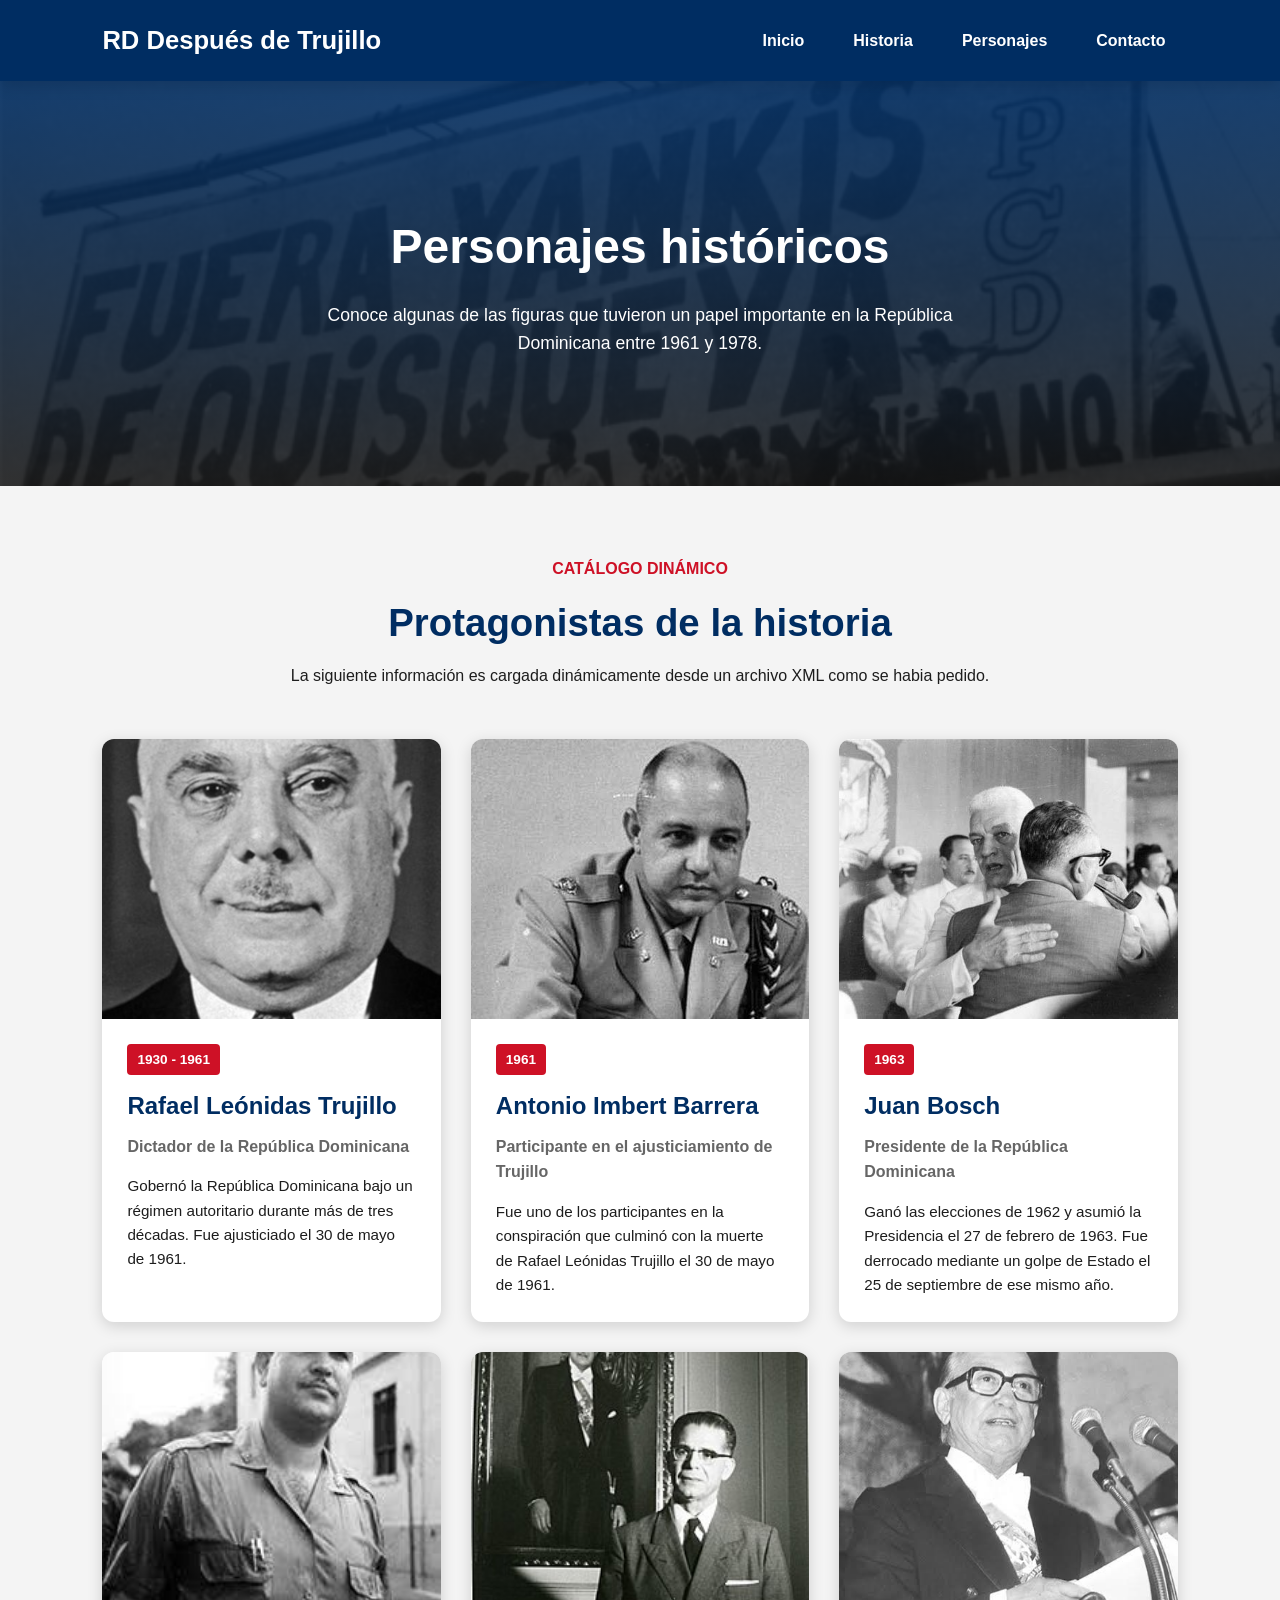
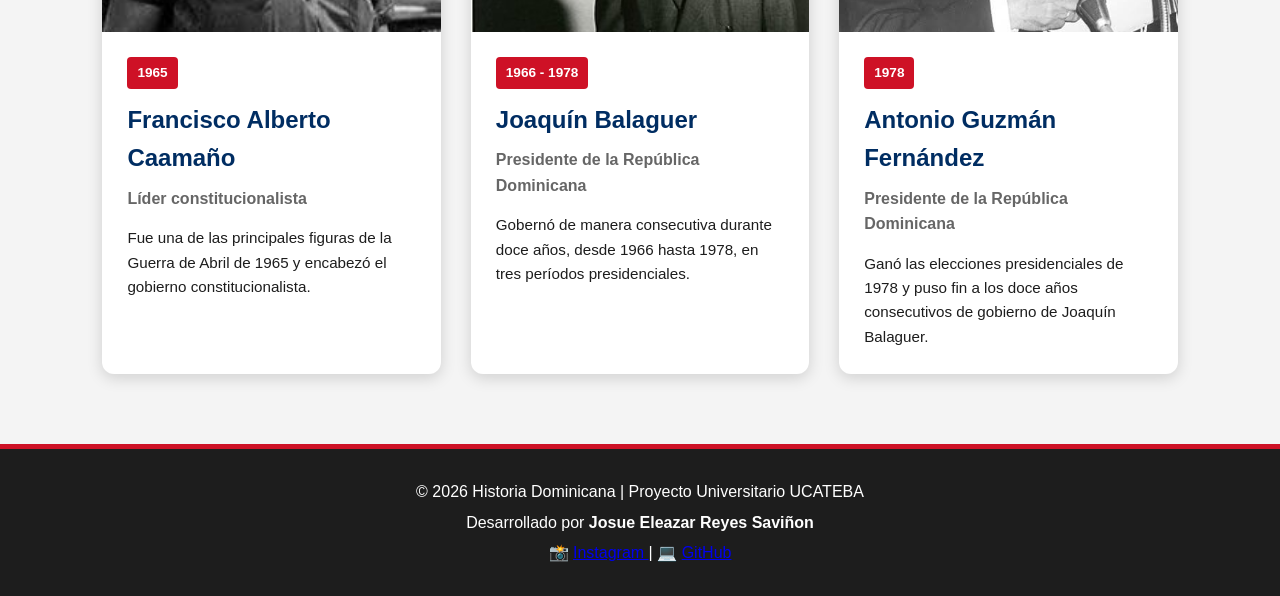
<file: catalog.html>
<!DOCTYPE html>

<html lang="es">

<head>

    <meta charset="UTF-8">

    <meta name="viewport"
          content="width=device-width, initial-scale=1.0">

    <meta name="description"
          content="Catálogo de personajes históricos de la República Dominicana entre 1961 y 1978.">

    <title>
        Personajes | RD Después de Trujillo
    </title>

    <link rel="stylesheet"
          href="CSS/styles.css">

</head>

<body>

    <header>

        <div class="logo">

            <h1>
                RD Después de Trujillo
            </h1>

        </div>

        <nav aria-label="Navegación principal">

            <ul>

                <li>
                    <a href="index.html">
                        Inicio
                    </a>
                </li>

                <li>
                    <a href="about.html">
                        Historia
                    </a>
                </li>

                <li>
                    <a href="catalog.html">
                        Personajes
                    </a>
                </li>

                <li>
                    <a href="contact.html">
                        Contacto
                    </a>
                </li>

            </ul>

        </nav>

    </header>


    <main>

        <section class="catalogo-hero">

            <h2>
                Personajes históricos
            </h2>

            <p>
                Conoce algunas de las figuras que tuvieron
                un papel importante en la República Dominicana
                entre 1961 y 1978.
            </p>

        </section>


        <section class="catalogo">

            <div class="titulo-seccion">

                <span>
                    Catálogo dinámico
                </span>

                <h2>
                    Protagonistas de la historia
                </h2>

                <p>
                    La siguiente información es cargada
                    dinámicamente desde un archivo XML como se habia pedido.
                </p>

            </div>


            <div id="catalogo-contenido">

                <p class="cargando">
                    Cargando personajes...
                </p>

            </div>

        </section>

    </main>


    <footer>
    <p>© 2026 Historia Dominicana | Proyecto Universitario UCATEBA</p>

    <p>
        Desarrollado por <strong>Josue Eleazar Reyes Saviñon</strong>
    </p>

    <p>
       📸
        <a href="https://www.instagram.com/joshuakings25?igsh=MWJ4bWNubTRwZXNlbw==" target="_blank">
          Instagram
         </a>
        |
        💻
        <a href="https://github.com/JoshuaKings82" target="_blank">
            GitHub
        </a>
    </p>
    </footer>

       

    </footer>


    <script src="js/catalogo.js"></script>

</body>

</html>
</file>
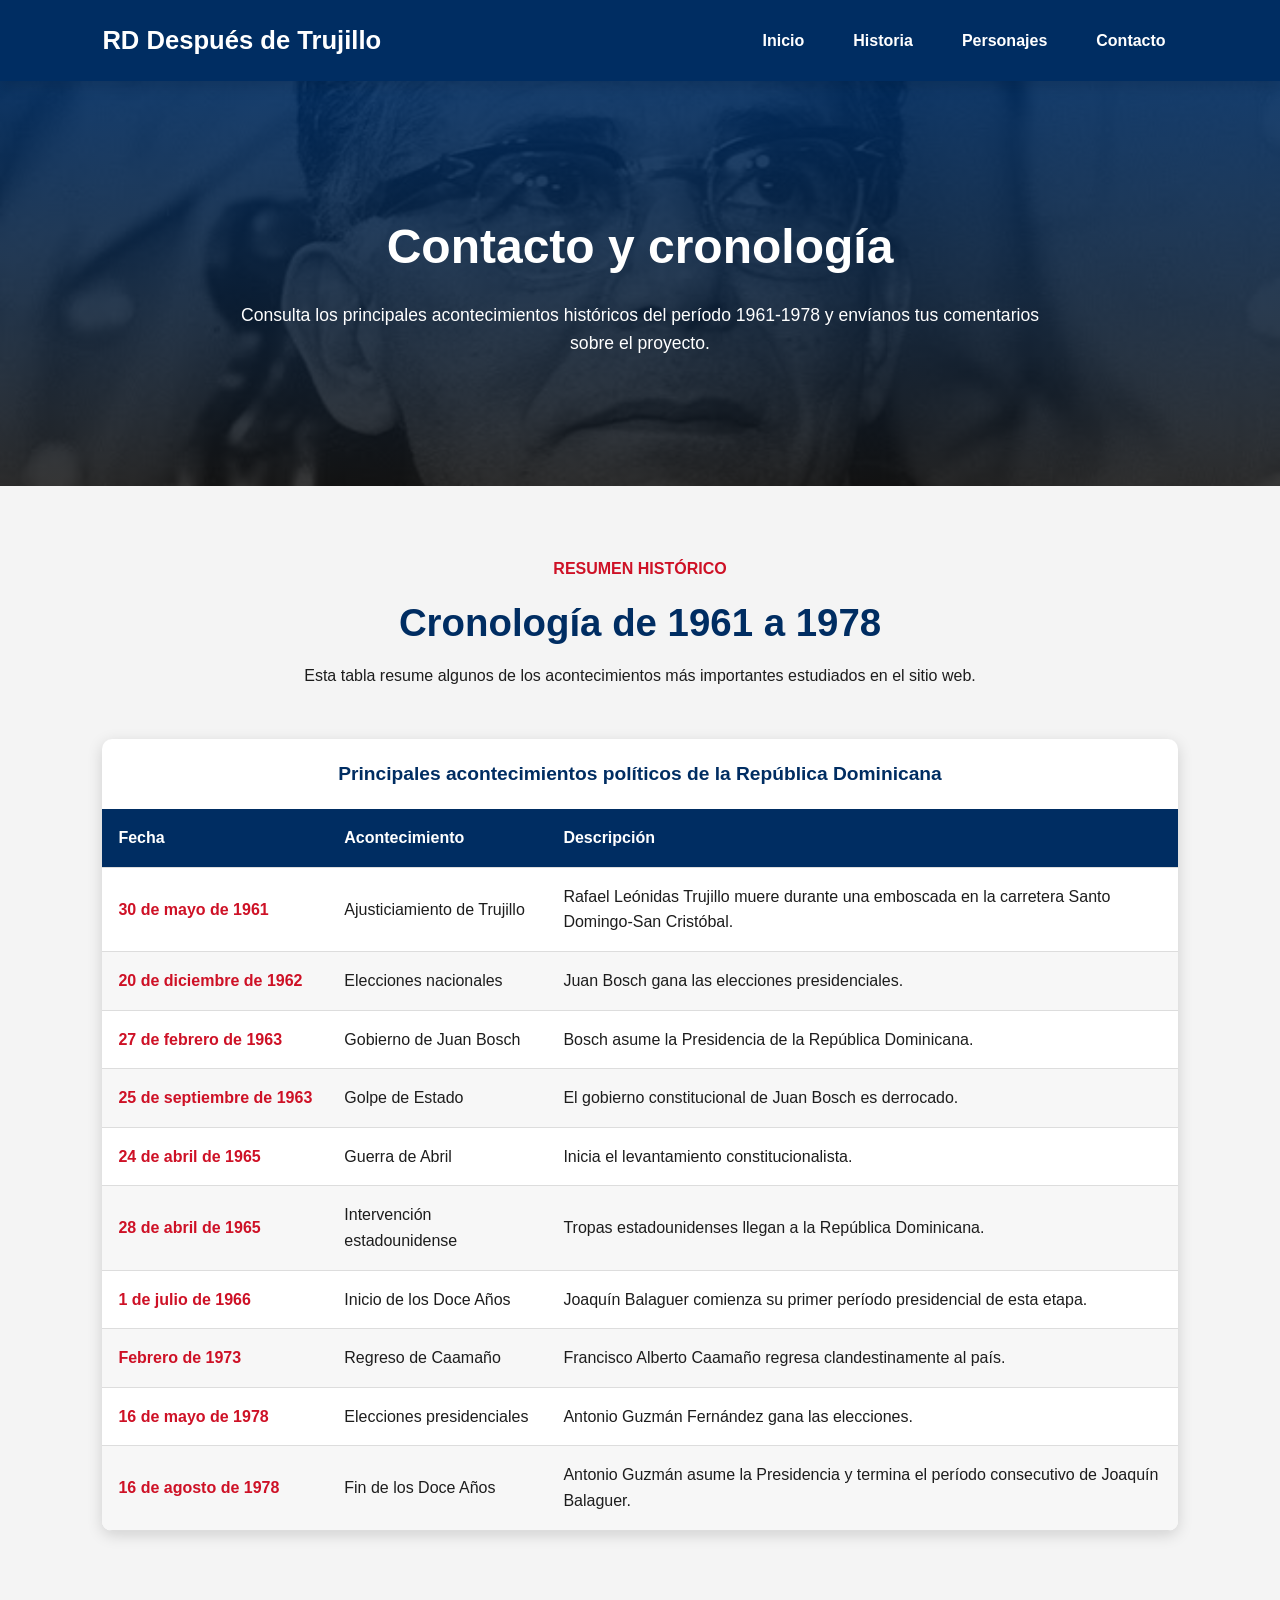
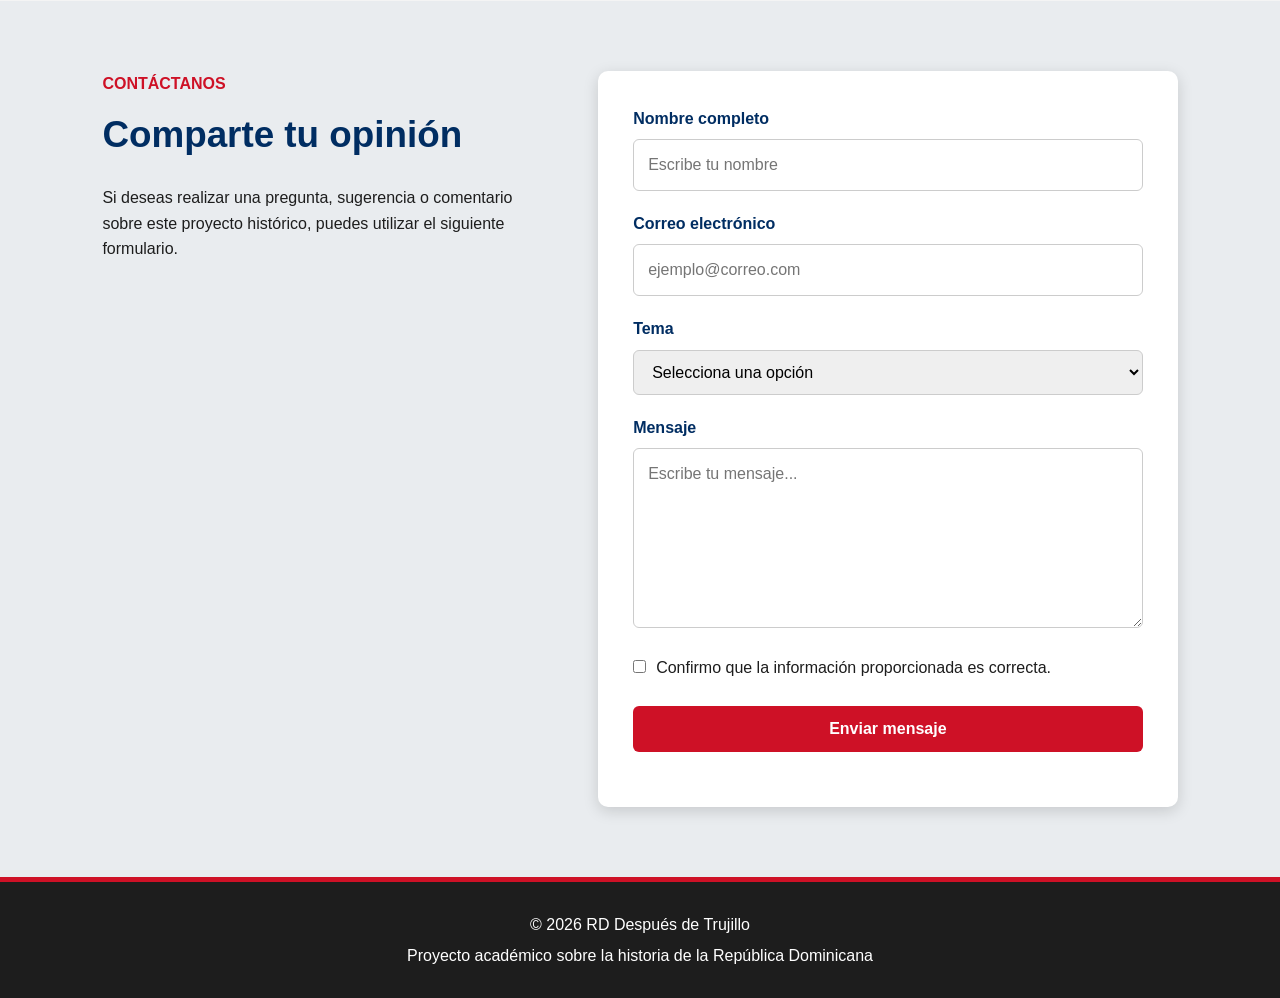
<file: contact.html>
<!DOCTYPE html>
<html lang="es">

<head>
    <meta charset="UTF-8">

    <meta name="viewport"
          content="width=device-width, initial-scale=1.0">

    <meta name="description"
          content="Contacto y cronología histórica de la República Dominicana después de la muerte de Trujillo.">

    <title>Contacto | RD Después de Trujillo</title>

    <link rel="stylesheet"
          href="CSS/styles.css">
</head>

<body>

    <header>

        <div class="logo">
            <h1>RD Después de Trujillo</h1>
        </div>

        <nav aria-label="Navegación principal">

            <ul>
                <li>
                    <a href="index.html">Inicio</a>
                </li>

                <li>
                    <a href="about.html">Historia</a>
                </li>

                <li>
                    <a href="catalog.html">Personajes</a>
                </li>

                <li>
                    <a href="contact.html">Contacto</a>
                </li>
            </ul>

        </nav>

    </header>


    <main>

        <!-- =========================
             HERO CONTACTO
        ========================== -->

        <section class="contacto-hero">

            <div>

                <h2>Contacto y cronología</h2>

                <p>
                    Consulta los principales acontecimientos históricos
                    del período 1961-1978 y envíanos tus comentarios
                    sobre el proyecto.
                </p>

            </div>

        </section>


        <!-- =========================
             TABLA CRONOLÓGICA
        ========================== -->

        <section class="cronologia">

            <div class="titulo-seccion">

                <span>Resumen histórico</span>

                <h2>
                    Cronología de 1961 a 1978
                </h2>

                <p>
                    Esta tabla resume algunos de los acontecimientos
                    más importantes estudiados en el sitio web.
                </p>

            </div>


            <div class="tabla-contenedor">

                <table aria-label="Cronología histórica de la República Dominicana entre 1961 y 1978">

                    <caption>
                        Principales acontecimientos políticos de la República Dominicana
                    </caption>

                    <thead>

                        <tr>
                            <th scope="col">
                                Fecha
                            </th>

                            <th scope="col">
                                Acontecimiento
                            </th>

                            <th scope="col">
                                Descripción
                            </th>
                        </tr>

                    </thead>


                    <tbody>

                        <tr>

                            <td>
                                30 de mayo de 1961
                            </td>

                            <td>
                                Ajusticiamiento de Trujillo
                            </td>

                            <td>
                                Rafael Leónidas Trujillo muere durante
                                una emboscada en la carretera
                                Santo Domingo-San Cristóbal.
                            </td>

                        </tr>


                        <tr>

                            <td>
                                20 de diciembre de 1962
                            </td>

                            <td>
                                Elecciones nacionales
                            </td>

                            <td>
                                Juan Bosch gana las elecciones
                                presidenciales.
                            </td>

                        </tr>


                        <tr>

                            <td>
                                27 de febrero de 1963
                            </td>

                            <td>
                                Gobierno de Juan Bosch
                            </td>

                            <td>
                                Bosch asume la Presidencia
                                de la República Dominicana.
                            </td>

                        </tr>


                        <tr>

                            <td>
                                25 de septiembre de 1963
                            </td>

                            <td>
                                Golpe de Estado
                            </td>

                            <td>
                                El gobierno constitucional
                                de Juan Bosch es derrocado.
                            </td>

                        </tr>


                        <tr>

                            <td>
                                24 de abril de 1965
                            </td>

                            <td>
                                Guerra de Abril
                            </td>

                            <td>
                                Inicia el levantamiento
                                constitucionalista.
                            </td>

                        </tr>


                        <tr>

                            <td>
                                28 de abril de 1965
                            </td>

                            <td>
                                Intervención estadounidense
                            </td>

                            <td>
                                Tropas estadounidenses
                                llegan a la República Dominicana.
                            </td>

                        </tr>


                        <tr>

                            <td>
                                1 de julio de 1966
                            </td>

                            <td>
                                Inicio de los Doce Años
                            </td>

                            <td>
                                Joaquín Balaguer comienza
                                su primer período presidencial
                                de esta etapa.
                            </td>

                        </tr>


                        <tr>

                            <td>
                                Febrero de 1973
                            </td>

                            <td>
                                Regreso de Caamaño
                            </td>

                            <td>
                                Francisco Alberto Caamaño
                                regresa clandestinamente al país.
                            </td>

                        </tr>


                        <tr>

                            <td>
                                16 de mayo de 1978
                            </td>

                            <td>
                                Elecciones presidenciales
                            </td>

                            <td>
                                Antonio Guzmán Fernández
                                gana las elecciones.
                            </td>

                        </tr>


                        <tr>

                            <td>
                                16 de agosto de 1978
                            </td>

                            <td>
                                Fin de los Doce Años
                            </td>

                            <td>
                                Antonio Guzmán asume la Presidencia
                                y termina el período consecutivo
                                de Joaquín Balaguer.
                            </td>

                        </tr>

                    </tbody>

                </table>

            </div>

        </section>


        <!-- =========================
             FORMULARIO
        ========================== -->

        <section class="seccion-contacto">

            <div class="formulario-info">

                <span>Contáctanos</span>

                <h2>
                    Comparte tu opinión
                </h2>

                <p>
                    Si deseas realizar una pregunta, sugerencia
                    o comentario sobre este proyecto histórico,
                    puedes utilizar el siguiente formulario.
                </p>

            </div>


            <form id="formularioContacto">

                <div class="grupo-formulario">

                    <label for="nombre">
                        Nombre completo
                    </label>

                    <input
                        type="text"
                        id="nombre"
                        name="nombre"
                        placeholder="Escribe tu nombre"
                        minlength="3"
                        maxlength="60"
                        required>

                </div>


                <div class="grupo-formulario">

                    <label for="correo">
                        Correo electrónico
                    </label>

                    <input
                        type="email"
                        id="correo"
                        name="correo"
                        placeholder="ejemplo@correo.com"
                        required>

                </div>


                <div class="grupo-formulario">

                    <label for="tema">
                        Tema
                    </label>

                    <select
                        id="tema"
                        name="tema"
                        required>

                        <option value="">
                            Selecciona una opción
                        </option>

                        <option value="historia">
                            Historia
                        </option>

                        <option value="personajes">
                            Personajes históricos
                        </option>

                        <option value="sugerencia">
                            Sugerencia
                        </option>

                        <option value="otro">
                            Otro
                        </option>

                    </select>

                </div>


                <div class="grupo-formulario">

                    <label for="mensaje">
                        Mensaje
                    </label>

                    <textarea
                        id="mensaje"
                        name="mensaje"
                        rows="6"
                        minlength="10"
                        maxlength="500"
                        placeholder="Escribe tu mensaje..."
                        required></textarea>

                </div>


                <div class="grupo-checkbox">

                    <input
                        type="checkbox"
                        id="aceptar"
                        name="aceptar"
                        required>

                    <label for="aceptar">
                        Confirmo que la información proporcionada
                        es correcta.
                    </label>

                </div>


                <button
                    type="submit"
                    class="boton-formulario">

                    Enviar mensaje

                </button>


                <p
                    id="mensajeFormulario"
                    class="mensaje-formulario"
                    role="status"
                    aria-live="polite">
                </p>

            </form>

        </section>

    </main>


    <footer>

        <p>
            &copy; 2026 RD Después de Trujillo
        </p>

        <p>
            Proyecto académico sobre la historia
            de la República Dominicana
        </p>

    </footer>


    <script src="js/script.js"></script>

</body>

</html>
</file>
<file: CSS/styles.css>
/* =========================
   VARIABLES GENERALES
========================= */

:root {
    --azul: #002d62;
    --rojo: #ce1126;
    --blanco: #ffffff;
    --gris-claro: #f4f4f4;
    --gris: #666666;
    --oscuro: #1d1d1d;
    --sombra: 0 4px 15px rgba(0, 0, 0, 0.15);
    --transicion: all 0.3s ease;
}


/* =========================
   ESTILOS GENERALES
========================= */

* {
    margin: 0;
    padding: 0;
    box-sizing: border-box;
}

html {
    scroll-behavior: smooth;
}

body {
    font-family: Arial, Helvetica, sans-serif;
    background-color: var(--gris-claro);
    color: var(--oscuro);
    line-height: 1.6;
}


/* =========================
   HEADER
========================= */

header {
    background-color: var(--azul);
    color: var(--blanco);

    display: flex;
    justify-content: space-between;
    align-items: center;

    padding: 20px 8%;

    position: sticky;
    top: 0;
    z-index: 1000;

    box-shadow: var(--sombra);
}

.logo h1 {
    font-size: 1.6rem;
}


/* =========================
   NAVEGACIÓN
========================= */

nav ul {
    list-style: none;

    display: flex;
    gap: 25px;
}

nav a {
    color: var(--blanco);
    text-decoration: none;

    font-weight: bold;

    padding: 8px 12px;

    border-radius: 5px;

    transition: var(--transicion);
}

nav a:hover {
    background-color: var(--rojo);
}


/* =========================
   HERO
========================= */

.hero {
    min-height: 80vh;

    display: flex;
    justify-content: center;
    align-items: center;

    text-align: center;

    padding: 60px 20px;

    background:
        linear-gradient(
            rgba(0, 45, 98, 0.80),
            rgba(0, 0, 0, 0.70)
        ),
        url("../images/trujillo.jpg");

    background-size: cover;
    background-position: center;

    color: var(--blanco);
}

.hero-contenido {
    max-width: 850px;

    animation: aparecer 1.2s ease;
}

.hero h2 {
    font-size: 3rem;

    margin-bottom: 20px;
}

.hero p {
    font-size: 1.2rem;

    margin-bottom: 30px;
}


/* =========================
   BOTONES
========================= */

.boton {
    display: inline-block;

    background-color: var(--rojo);
    color: var(--blanco);

    padding: 12px 25px;

    text-decoration: none;

    border-radius: 6px;

    font-weight: bold;

    transition: var(--transicion);
}

.boton:hover {
    background-color: var(--blanco);
    color: var(--azul);

    transform: translateY(-3px);
}


/* =========================
   INTRODUCCIÓN
========================= */

.introduccion {
    max-width: 1000px;

    margin: 60px auto;

    padding: 40px;

    background-color: var(--blanco);

    border-radius: 10px;

    box-shadow: var(--sombra);
}

.introduccion h2 {
    text-align: center;

    color: var(--azul);

    margin-bottom: 25px;

    font-size: 2rem;
}

.introduccion p {
    margin-bottom: 18px;

    text-align: justify;
}


/* =========================
   ETAPAS HISTÓRICAS
========================= */

.etapas {
    padding: 60px 8%;
}

.etapas h2 {
    text-align: center;

    color: var(--azul);

    font-size: 2.2rem;

    margin-bottom: 40px;
}

.tarjetas {
    display: grid;

    grid-template-columns:
        repeat(3, 1fr);

    gap: 25px;
}

.tarjetas article {
    background-color: var(--blanco);

    padding: 30px;

    border-radius: 10px;

    border-top: 5px solid var(--rojo);

    box-shadow: var(--sombra);

    transition: var(--transicion);
}

.tarjetas article:hover {
    transform: translateY(-8px);
}

.tarjetas h3 {
    color: var(--rojo);

    font-size: 1.8rem;

    margin-bottom: 5px;
}

.tarjetas h4 {
    color: var(--azul);

    margin-bottom: 15px;

    font-size: 1.2rem;
}


/* =========================
   SECCIÓN EXPLORAR
========================= */

.explorar {
    background-color: var(--azul);

    color: var(--blanco);

    text-align: center;

    padding: 70px 20px;
}

.explorar h2 {
    font-size: 2.2rem;

    margin-bottom: 20px;
}

.explorar p {
    max-width: 700px;

    margin: 0 auto 30px;
}


/* =========================
   FOOTER
========================= */

footer {
    background-color: var(--oscuro);

    color: var(--blanco);

    text-align: center;

    padding: 25px;

    border-top: 5px solid var(--rojo);
}

footer p {
    margin: 5px;
}


/* =========================
   ANIMACIONES
========================= */

@keyframes aparecer {

    from {
        opacity: 0;
        transform: translateY(30px);
    }

    to {
        opacity: 1;
        transform: translateY(0);
    }

}


/* =========================
   RESPONSIVE - MÓVIL
========================= */

@media (max-width: 600px) {

    header {
        flex-direction: column;

        text-align: center;

        padding: 15px;
    }

    .logo {
        margin-bottom: 15px;
    }

    nav ul {
        flex-direction: row;
    justify-content: center;
    flex-wrap: wrap;
    }

    .hero {
        min-height: 70vh;
    }

    .hero h2 {
        font-size: 2rem;
    }

    .hero p {
        font-size: 1rem;
    }

    .introduccion {
        margin: 30px 15px;

        padding: 25px;
    }

    .tarjetas {
        grid-template-columns: 1fr;
    }

}


/* =========================
   RESPONSIVE - TABLET
========================= */

@media (min-width: 601px) and (max-width: 900px) {

    header {
        flex-direction: column;
    }

    .logo {
        margin-bottom: 15px;
    }

    .tarjetas {
        grid-template-columns:
            repeat(2, 1fr);
    }

    .hero h2 {
        font-size: 2.5rem;
    }

}


/* =========================
   RESPONSIVE - ESCRITORIO
========================= */

@media (min-width: 901px) {

    .tarjetas {
        grid-template-columns:
            repeat(3, 1fr);
    }

}



/* =====================================
   PÁGINA DE HISTORIA
===================================== */

.historia-hero {
    min-height: 55vh;

    display: flex;
    justify-content: center;
    align-items: center;

    text-align: center;

    padding: 60px 20px;

    background:
        linear-gradient(
            rgba(0, 45, 98, 0.85),
            rgba(0, 0, 0, 0.75)
        ),
        url("../images/juan-bosch.jpg");

    background-size: cover;
    background-position: center;

    color: var(--blanco);
}

.historia-hero div {
    max-width: 850px;

    animation: aparecer 1s ease;
}

.historia-hero h2 {
    font-size: 2.8rem;

    margin-bottom: 20px;
}

.historia-hero p {
    font-size: 1.2rem;
}


/* =========================
   SECCIONES HISTÓRICAS
========================= */

.historia-seccion {
    padding: 70px 8%;
}

.historia-articulo {
    max-width: 1200px;

    margin: auto;

    display: flex;

    align-items: center;

    gap: 50px;
}

.historia-texto {
    flex: 1;
}

.historia-texto h2 {
    color: var(--azul);

    font-size: 2rem;

    margin: 10px 0 20px;
}

.historia-texto p {
    margin-bottom: 15px;

    text-align: justify;
}


/* =========================
   FECHAS
========================= */

.fecha {
    display: inline-block;

    color: var(--rojo);

    font-weight: bold;

    font-size: 1.1rem;

    border-bottom: 2px solid var(--rojo);

    padding-bottom: 5px;
}


/* =========================
   IMÁGENES
========================= */

.historia-imagen {
    flex: 1;

    text-align: center;
}

.historia-imagen img {
    width: 100%;

    max-width: 480px;

    height: 330px;

    object-fit: cover;

    border-radius: 10px;

    box-shadow: var(--sombra);

    transition: var(--transicion);
}

.historia-imagen img:hover {
    transform: scale(1.03);
}


/* =========================
   SECCIÓN INVERSA
========================= */

.reversa {
    flex-direction: row-reverse;
}


/* =========================
   FONDOS
========================= */

.fondo-gris {
    background-color: #e9ecef;
}

.fondo-azul {
    background-color: var(--azul);
}

.texto-blanco {
    color: var(--blanco);
}

.texto-blanco h2 {
    color: var(--blanco);
}

.fecha-clara {
    color: var(--blanco);

    border-color: var(--rojo);
}


/* =========================
   CUADRO DESTACADO
========================= */

.historia-destacado {
    flex: 1;

    background-color: var(--blanco);

    padding: 35px;

    border-left: 6px solid var(--rojo);

    border-radius: 8px;

    box-shadow: var(--sombra);
}

.historia-destacado h3 {
    color: var(--azul);

    font-size: 1.5rem;

    margin-bottom: 15px;
}


/* =========================
   GOLPE DE ESTADO
========================= */

.golpe {
    background:
        linear-gradient(
            rgba(25, 25, 25, 0.93),
            rgba(0, 45, 98, 0.90)
        );
}


/* =========================
   CONTINUAR HISTORIA
========================= */

.continuar-historia {
    padding: 70px 20px;

    text-align: center;

    background-color: var(--blanco);
}

.continuar-historia h2 {
    color: var(--azul);

    font-size: 2.2rem;

    margin-bottom: 20px;
}

.continuar-historia p {
    max-width: 800px;

    margin: 0 auto 30px;
}


/* =========================
   RESPONSIVE HISTORIA
========================= */

@media (max-width: 600px) {

    .historia-hero h2 {
        font-size: 2rem;
    }

    .historia-articulo,
    .reversa {
        flex-direction: column;
    }

    .historia-seccion {
        padding: 45px 20px;
    }

    .historia-imagen img {
        height: 250px;
    }

}


@media (min-width: 601px) and (max-width: 900px) {

    .historia-articulo,
    .reversa {
        flex-direction: column;
    }

    .historia-imagen img {
        max-width: 600px;
    }

}
/* =========================
   ELECCIONES DE 1966
========================= */

.elecciones-1966 {
    background:
        linear-gradient(
            rgba(0, 45, 98, 0.94),
            rgba(20, 20, 20, 0.92)
        );
}
/* =====================================
   LOS DOCE AÑOS DE BALAGUER
===================================== */

.represion {
    background:
        linear-gradient(
            rgba(25, 25, 25, 0.96),
            rgba(70, 0, 0, 0.90)
        );
}

.elecciones-final {
    background:
        linear-gradient(
            rgba(0, 45, 98, 0.95),
            rgba(15, 15, 15, 0.93)
        );
}

/* Animación para las secciones históricas */

.historia-articulo {
    animation: aparecer 0.8s ease;
}

/* Mejor efecto sobre fotografías */

.historia-imagen {
    overflow: hidden;
    border-radius: 10px;
}


.historia-imagen img {
    display: block;
}

/* Mejora para teléfonos */

@media (max-width: 600px) {

    .historia-texto h2 {
        font-size: 1.7rem;
    }

    .historia-texto p {
        text-align: left;
    }

    .historia-destacado {
        width: 100%;
    }

}
/* =====================================
   CATÁLOGO DE PERSONAJES
===================================== */

.catalogo-hero {

    min-height: 45vh;

    display: flex;

    flex-direction: column;

    justify-content: center;

    align-items: center;

    text-align: center;

    padding: 60px 20px;

    color: var(--blanco);

    background:
        linear-gradient(
            rgba(0, 45, 98, 0.90),
            rgba(20, 20, 20, 0.85)
        ),
        url("../images/guerra-abril.jpg");

    background-size: cover;

    background-position: center;

}


.catalogo-hero h2 {

    font-size: 3rem;

    margin-bottom: 15px;

}


.catalogo-hero p {

    max-width: 700px;

    font-size: 1.1rem;

}


/* =========================
   CONTENIDO CATÁLOGO
========================= */

.catalogo {

    padding: 70px 8%;

}


.titulo-seccion {

    text-align: center;

    max-width: 800px;

    margin: 0 auto 50px;

}


.titulo-seccion span {

    color: var(--rojo);

    font-weight: bold;

    text-transform: uppercase;

}


.titulo-seccion h2 {

    color: var(--azul);

    font-size: 2.4rem;

    margin: 10px 0;

}


/* =========================
   GRID
========================= */

.catalogo-grid {

    max-width: 1200px;

    margin: auto;

    display: grid;

    grid-template-columns:
        repeat(3, 1fr);

    gap: 30px;

}


/* =========================
   TARJETAS PERSONAJES
========================= */

.personaje-card {

    background-color:
        var(--blanco);

    border-radius: 12px;

    overflow: hidden;

    box-shadow:
        var(--sombra);

    transition:
        var(--transicion);

}


.personaje-card:hover {

    transform:
        translateY(-8px);

}


.personaje-imagen {

    height: 280px;

    overflow: hidden;

}


.personaje-imagen img {

    width: 100%;

    height: 100%;

    object-fit: cover;

    transition:
        var(--transicion);

}


.personaje-card:hover
.personaje-imagen img {

    transform:
        scale(1.05);

}


/* =========================
   INFORMACIÓN PERSONAJE
========================= */

.personaje-contenido {

    padding: 25px;

}


.personaje-periodo {

    display: inline-block;

    background-color:
        var(--rojo);

    color:
        var(--blanco);

    padding: 5px 10px;

    border-radius: 4px;

    font-size: 0.85rem;

    font-weight: bold;

    margin-bottom: 12px;

}


.personaje-contenido h2 {

    color:
        var(--azul);

    margin-bottom: 8px;

}


.personaje-contenido h3 {

    color:
        var(--gris);

    font-size: 1rem;

    margin-bottom: 15px;

}


.personaje-contenido p {

    font-size: 0.95rem;

}


/* =========================
   CARGANDO / ERROR
========================= */

.cargando {

    text-align: center;

    font-size: 1.2rem;

    color:
        var(--azul);

}


.error-catalogo {

    max-width: 700px;

    margin: auto;

    padding: 40px;

    text-align: center;

    background:
        var(--blanco);

    border-left:
        6px solid var(--rojo);

    box-shadow:
        var(--sombra);

}


/* =========================
   RESPONSIVE CATÁLOGO
========================= */

@media (max-width: 600px) {

    .catalogo-grid {

        grid-template-columns:
            1fr;

    }


    .catalogo-hero h2 {

        font-size: 2rem;

    }


    .personaje-imagen {

        height: 320px;

    }

}


@media (min-width: 601px)
and (max-width: 900px) {

    .catalogo-grid {

        grid-template-columns:
            repeat(2, 1fr);

    }

}

/* =====================================
   CONTACTO
===================================== */

.contacto-hero {
    min-height: 45vh;

    display: flex;
    justify-content: center;
    align-items: center;

    text-align: center;

    padding: 60px 20px;

    color: var(--blanco);

    background:
        linear-gradient(
            rgba(0, 45, 98, 0.90),
            rgba(20, 20, 20, 0.85)
        ),
        url("../images/balaguer.jpg");

    background-size: cover;
    background-position: center;
}

.contacto-hero div {
    max-width: 800px;
}

.contacto-hero h2 {
    font-size: 3rem;
    margin-bottom: 15px;
}

.contacto-hero p {
    font-size: 1.1rem;
}


/* =========================
   CRONOLOGÍA
========================= */

.cronologia {
    padding: 70px 8%;
}

.tabla-contenedor {
    max-width: 1200px;

    margin: auto;

    overflow-x: auto;

    background-color: var(--blanco);

    border-radius: 10px;

    box-shadow: var(--sombra);
}

table {
    width: 100%;

    border-collapse: collapse;

    min-width: 750px;
}

caption {
    padding: 20px;

    font-size: 1.2rem;

    font-weight: bold;

    color: var(--azul);
}

thead {
    background-color: var(--azul);

    color: var(--blanco);
}

th,
td {
    padding: 16px;

    text-align: left;

    border-bottom: 1px solid #dddddd;
}

tbody tr:nth-child(even) {
    background-color: #f7f7f7;
}

tbody tr {
    transition: var(--transicion);
}

tbody tr:hover {
    background-color: #e7edf4;
}

tbody td:first-child {
    font-weight: bold;

    color: var(--rojo);

    white-space: nowrap;
}


/* =========================
   FORMULARIO
========================= */

.seccion-contacto {
    padding: 70px 8%;

    background-color: #e9ecef;

    display: grid;

    grid-template-columns: 1fr 1.3fr;

    gap: 50px;

    align-items: start;
}

.formulario-info span {
    color: var(--rojo);

    font-weight: bold;

    text-transform: uppercase;
}

.formulario-info h2 {
    color: var(--azul);

    font-size: 2.3rem;

    margin: 10px 0 20px;
}

.formulario-info p {
    max-width: 500px;
}


/* =========================
   CAJA DEL FORMULARIO
========================= */

form {
    background-color: var(--blanco);

    padding: 35px;

    border-radius: 10px;

    box-shadow: var(--sombra);
}

.grupo-formulario {
    margin-bottom: 20px;
}

.grupo-formulario label {
    display: block;

    margin-bottom: 8px;

    font-weight: bold;

    color: var(--azul);
}

.grupo-formulario input,
.grupo-formulario select,
.grupo-formulario textarea {
    width: 100%;

    padding: 12px 14px;

    border: 1px solid #cccccc;

    border-radius: 6px;

    font: inherit;

    transition: var(--transicion);
}

.grupo-formulario input:focus,
.grupo-formulario select:focus,
.grupo-formulario textarea:focus {
    outline: none;

    border-color: var(--azul);

    box-shadow:
        0 0 0 3px rgba(0, 45, 98, 0.15);
}

.grupo-formulario textarea {
    resize: vertical;
}


/* =========================
   CHECKBOX
========================= */

.grupo-checkbox {
    display: flex;

    align-items: flex-start;

    gap: 10px;

    margin-bottom: 25px;
}

.grupo-checkbox input {
    margin-top: 5px;
}


/* =========================
   BOTÓN FORMULARIO
========================= */

.boton-formulario {
    width: 100%;

    padding: 14px;

    border: none;

    border-radius: 6px;

    cursor: pointer;

    background-color: var(--rojo);

    color: var(--blanco);

    font-size: 1rem;

    font-weight: bold;

    transition: var(--transicion);
}

.boton-formulario:hover {
    background-color: var(--azul);

    transform: translateY(-2px);
}


/* =========================
   MENSAJE FORMULARIO
========================= */

.mensaje-formulario {
    margin-top: 20px;

    text-align: center;

    font-weight: bold;
}


/* =========================
   RESPONSIVE CONTACTO
========================= */

@media (max-width: 600px) {

    .contacto-hero h2 {
        font-size: 2rem;
    }

    .seccion-contacto {
        grid-template-columns: 1fr;

        padding: 45px 20px;
    }

    .cronologia {
        padding: 45px 20px;
    }

    form {
        padding: 25px 20px;
    }

}


@media (min-width: 601px)
and (max-width: 900px) {

    .seccion-contacto {
        grid-template-columns: 1fr;
    }

}
</file>
